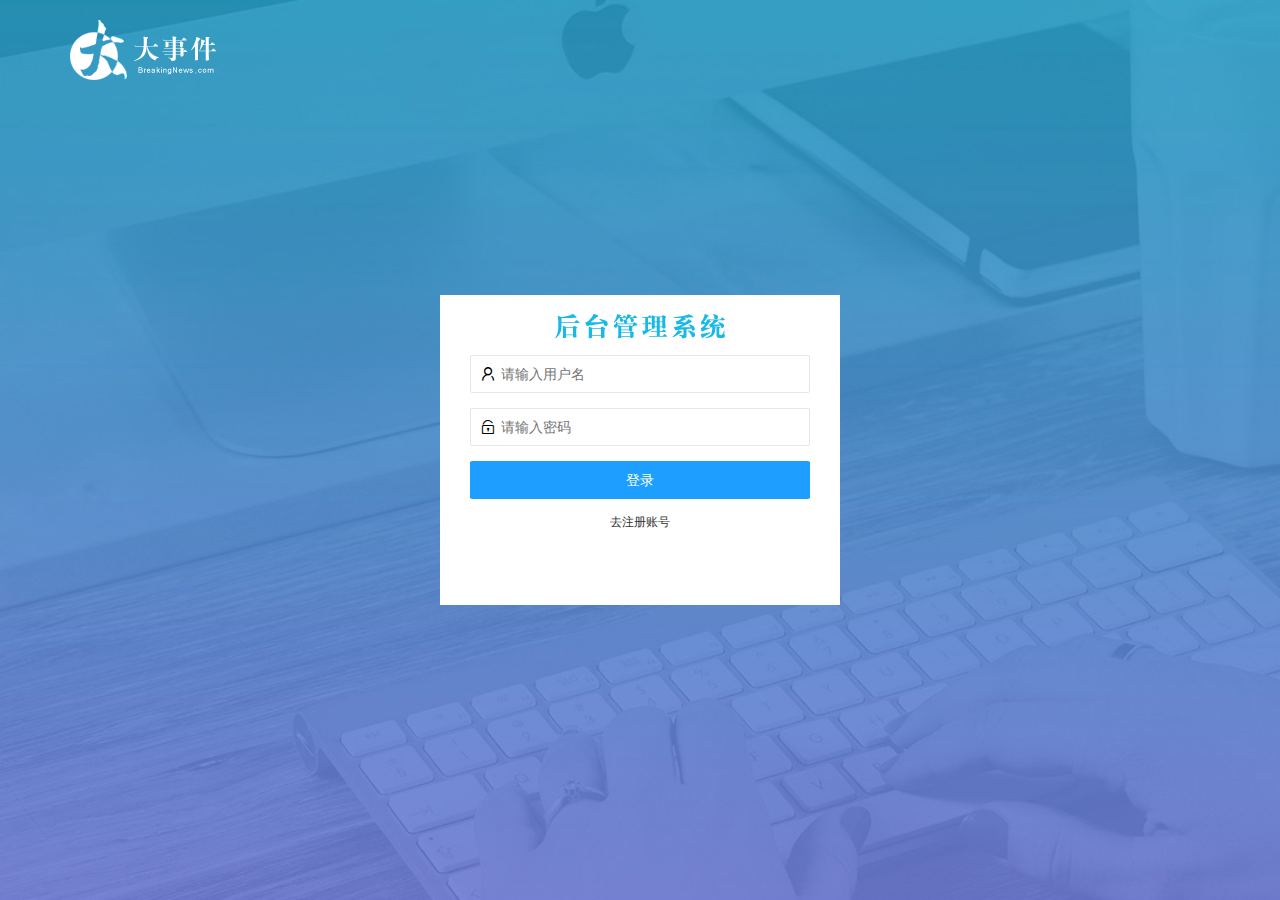
<file: login.html>
<!DOCTYPE html>
<html lang="en">

<head>
    <meta charset="UTF-8">
    <meta http-equiv="X-UA-Compatible" content="IE=edge">
    <meta name="viewport" content="width=device-width, initial-scale=1.0">
    <title>大事件登录&注册</title>
    <link rel="stylesheet" href="/assets/lib/layui/css/layui.css">
    <link rel="stylesheet" href="/assets/css/login.css">
    <script src="/assets/lib/jquery.js"></script>
    <script src="/assets/lib/layui/layui.all.js"></script>
</head>

<body class="layui-main">
    <!-- log模块 -->
    <div class="logo">
        <img src="/assets/images/logo.png" alt="">
    </div>

    <!-- 登录与注册模块 -->
    <div class="loginandreg">
        <div class="header">
            <img src="/assets/images/login_title.png" alt="">
        </div>
        <!-- 登录 -->
        <form class="layui-form" id="login_form">
            <!-- 输入用户名 -->
            <div class="layui-form-item">
                <i class="layui-icon layui-icon-username"></i>
                <input type="text" name="username" required lay-verify="required|user_name" placeholder="请输入用户名" autocomplete="off" class="layui-input">
            </div>
            <!-- 输入密码 -->
            <div class="layui-form-item">
                <i class="layui-icon layui-icon-password"></i>
                <input type="password" name="password" required lay-verify="required|password" placeholder="请输入密码" autocomplete="off" class="layui-input">
            </div>
            <!-- 登录按钮 -->
            <div class="layui-form-item">
                <button class="layui-btn layui-btn-fluid layui-btn-normal" lay-submit lay-filter="formDemo">登录</button>
            </div>
            <!-- 注册链接 -->
            <div class="reg_link">
                <a href="javascript:;">
                    去注册账号
                </a>
            </div>
        </form>

        <!-- 注册 -->
        <form class="layui-form" id="reg_form">
            <!-- 输入用户名 -->
            <div class="layui-form-item">
                <i class="layui-icon layui-icon-username"></i>
                <input type="text" name="username" required lay-verify="required|user_name" placeholder="请输入用户名" autocomplete="off" class="layui-input">
            </div>
            <!-- 输入密码 -->
            <div class="layui-form-item">
                <i class="layui-icon layui-icon-password"></i>
                <input type="password" name="password" required lay-verify="required|password" placeholder="请输入密码" autocomplete="off" class="layui-input">
            </div>
            <!-- 确认输入密码 -->
            <div class="layui-form-item">
                <i class="layui-icon layui-icon-password"></i>
                <input type="password" name="repassword" required lay-verify="required|password|repassword" placeholder="请再次输入密码" autocomplete="off" class="layui-input">
            </div>
            <!-- 注册按钮 -->
            <div class="layui-form-item">
                <button class="layui-btn layui-btn-fluid layui-btn-normal" lay-submit lay-filter="formDemo">注册</button>
            </div>
            <!-- 注册链接 -->
            <div class="login_link">
                <a href="javascript:;">
                    去登录账号
                </a>
            </div>
        </form>
    </div>
    <script src="/assets/js/baseApi.js"></script>
    <script src="/assets/js/login.js"></script>
</body>

</html>
</file>
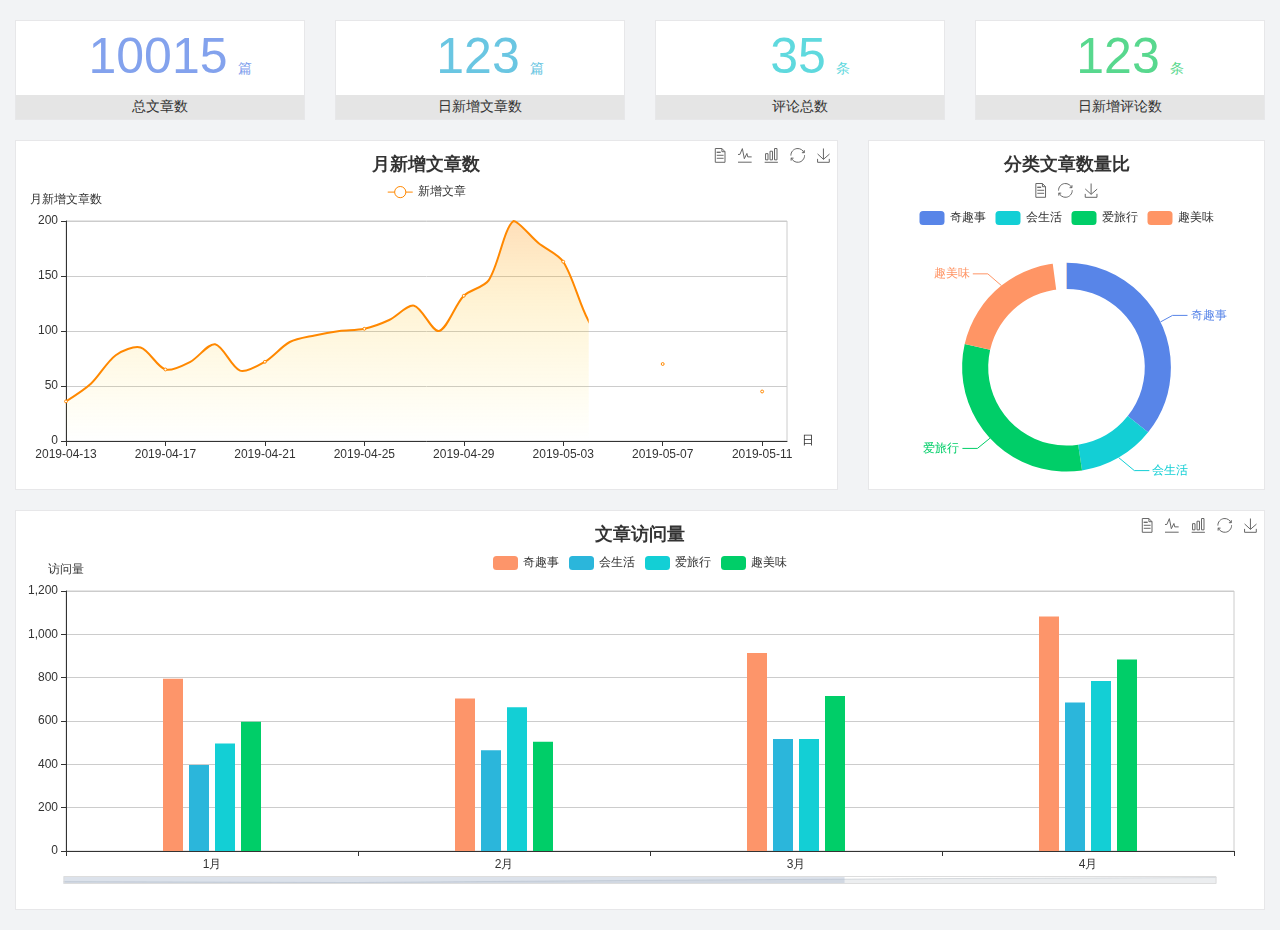
<file: home/dashboard.html>
<!DOCTYPE html>
<html lang="en">

<head>
  <meta charset="UTF-8">
  <meta name="viewport" content="width=device-width, initial-scale=1.0">
  <meta http-equiv="X-UA-Compatible" content="ie=edge">
  <title>图表统计</title>
  <link rel="stylesheet" href="../../assets/lib/bootstrap.css" />
  <link rel="stylesheet" href="../../assets/lib/main.css" />
  <script src="../../assets/lib/jquery.js"></script>
  <script type="text/javascript" src="../../assets/lib/echarts.min.js"></script>
</head>

<body>
  <div class="container-fluid">
    <div class="row spannel_list">
      <div class="col-sm-3 col-xs-6">
        <div class="spannel">
          <em>10015</em><span>篇</span>
          <b>总文章数</b>
        </div>
      </div>
      <div class="col-sm-3 col-xs-6">
        <div class="spannel scolor01">
          <em>123</em><span>篇</span>
          <b>日新增文章数</b>
        </div>
      </div>
      <div class="col-sm-3 col-xs-6">
        <div class="spannel scolor02">
          <em>35</em><span>条</span>
          <b>评论总数</b>
        </div>
      </div>
      <div class="col-sm-3 col-xs-6">
        <div class="spannel scolor03">
          <em>123</em><span>条</span>
          <b>日新增评论数</b>
        </div>
      </div>
    </div>
  </div>

  <div class="container-fluid">
    <div class="row curve-pie">
      <div class="col-lg-8 col-md-8">
        <div class="gragh_pannel" id="curve_show"></div>
      </div>
      <div class="col-lg-4 col-md-4">
        <div class="gragh_pannel" id="pie_show"></div>
      </div>
    </div>
  </div>

  <div class="container-fluid">
    <div class="column_pannel" id="column_show"></div>
  </div>

  <script>
    var oChart = echarts.init(document.getElementById('curve_show'));
    var aList_all = [
      { 'count': 36, 'date': '2019-04-13' },
      { 'count': 52, 'date': '2019-04-14' },
      { 'count': 78, 'date': '2019-04-15' },
      { 'count': 85, 'date': '2019-04-16' },
      { 'count': 65, 'date': '2019-04-17' },
      { 'count': 72, 'date': '2019-04-18' },
      { 'count': 88, 'date': '2019-04-19' },
      { 'count': 64, 'date': '2019-04-20' },
      { 'count': 72, 'date': '2019-04-21' },
      { 'count': 90, 'date': '2019-04-22' },
      { 'count': 96, 'date': '2019-04-23' },
      { 'count': 100, 'date': '2019-04-24' },
      { 'count': 102, 'date': '2019-04-25' },
      { 'count': 110, 'date': '2019-04-26' },
      { 'count': 123, 'date': '2019-04-27' },
      { 'count': 100, 'date': '2019-04-28' },
      { 'count': 132, 'date': '2019-04-29' },
      { 'count': 146, 'date': '2019-04-30' },
      { 'count': 200, 'date': '2019-05-01' },
      { 'count': 180, 'date': '2019-05-02' },
      { 'count': 163, 'date': '2019-05-03' },
      { 'count': 110, 'date': '2019-05-04' },
      { 'count': 80, 'date': '2019-05-05' },
      { 'count': 82, 'date': '2019-05-06' },
      { 'count': 70, 'date': '2019-05-07' },
      { 'count': 65, 'date': '2019-05-08' },
      { 'count': 54, 'date': '2019-05-09' },
      { 'count': 40, 'date': '2019-05-10' },
      { 'count': 45, 'date': '2019-05-11' },
      { 'count': 38, 'date': '2019-05-12' },
    ];

    let aCount = [];
    let aDate = [];

    for (var i = 0; i < aList_all.length; i++) {
      aCount.push(aList_all[i].count);
      aDate.push(aList_all[i].date);
    }

    var chartopt = {
      title: {
        text: '月新增文章数',
        left: 'center',
        top: '10'
      },
      tooltip: {
        trigger: 'axis'
      },
      legend: {
        data: ['新增文章'],
        top: '40'
      },
      toolbox: {
        show: true,
        feature: {
          mark: { show: true },
          dataView: { show: true, readOnly: false },
          magicType: { show: true, type: ['line', 'bar'] },
          restore: { show: true },
          saveAsImage: { show: true }
        }
      },
      calculable: true,
      xAxis: [
        {
          name: '日',
          type: 'category',
          boundaryGap: false,
          data: aDate
        }
      ],
      yAxis: [
        {
          name: '月新增文章数',
          type: 'value'
        }
      ],
      series: [
        {
          name: '新增文章',
          type: 'line',
          smooth: true,
          itemStyle: { normal: { areaStyle: { type: 'default' }, color: '#f80' }, lineStyle: { color: '#f80' } },
          data: aCount
        }],
      areaStyle: {
        normal: {
          color: new echarts.graphic.LinearGradient(0, 0, 0, 1, [{
            offset: 0,
            color: 'rgba(255,136,0,0.39)'
          }, {
            offset: .34,
            color: 'rgba(255,180,0,0.25)'
          }, {
            offset: 1,
            color: 'rgba(255,222,0,0.00)'
          }])

        }
      },
      grid: {
        show: true,
        x: 50,
        x2: 50,
        y: 80,
        height: 220
      }
    };

    oChart.setOption(chartopt);


    var oPie = echarts.init(document.getElementById('pie_show'));
    var oPieopt =
    {
      title: {
        top: 10,
        text: '分类文章数量比',
        x: 'center'
      },
      tooltip: {
        trigger: 'item',
        formatter: "{a} <br/>{b} : {c} ({d}%)"
      },
      color: ['#5885e8', '#13cfd5', '#00ce68', '#ff9565'],
      legend: {
        x: 'center',
        top: 65,
        data: ['奇趣事', '会生活', '爱旅行', '趣美味']
      },
      toolbox: {
        show: true,
        x: 'center',
        top: 35,
        feature: {
          mark: { show: true },
          dataView: { show: true, readOnly: false },
          magicType: {
            show: true,
            type: ['pie', 'funnel'],
            option: {
              funnel: {
                x: '25%',
                width: '50%',
                funnelAlign: 'left',
                max: 1548
              }
            }
          },
          restore: { show: true },
          saveAsImage: { show: true }
        }
      },
      calculable: true,
      series: [
        {
          name: '访问来源',
          type: 'pie',
          radius: ['45%', '60%'],
          center: ['50%', '65%'],
          data: [
            { value: 300, name: '奇趣事' },
            { value: 100, name: '会生活' },
            { value: 260, name: '爱旅行' },
            { value: 180, name: '趣美味' }
          ]
        }
      ]
    };
    oPie.setOption(oPieopt);



    var oColumn = this.echarts.init(document.getElementById('column_show'));
    var oColumnopt =
    {
      title: {
        text: '文章访问量',
        left: 'center',
        top: '10'
      },
      tooltip: {
        trigger: 'axis'
      },
      legend: {
        data: ['奇趣事', '会生活', '爱旅行', '趣美味'],
        top: '40'
      },
      toolbox: {
        show: true,
        feature: {
          mark: { show: true },
          dataView: { show: true, readOnly: false },
          magicType: { show: true, type: ['line', 'bar'] },
          restore: { show: true },
          saveAsImage: { show: true }
        }
      },
      calculable: true,
      xAxis: [
        {
          type: 'category',
          data: ['1月', '2月', '3月', '4月', '5月']
        }
      ],
      yAxis: [
        {
          name: '访问量',
          type: 'value'
        }
      ],
      series: [
        {
          name: '奇趣事',
          type: 'bar',
          barWidth: 20,
          itemStyle: {
            normal: { areaStyle: { type: 'default' }, color: '#fd956a' }
          },
          data: [800, 708, 920, 1090, 1200]
        },
        {
          name: '会生活',
          type: 'bar',
          barWidth: 20,
          itemStyle: {
            normal: { areaStyle: { type: 'default' }, color: '#2bb6db' }
          },
          data: [400, 468, 520, 690, 800]
        },
        {
          name: '爱旅行',
          type: 'bar',
          barWidth: 20,
          itemStyle: {
            normal: { areaStyle: { type: 'default' }, color: '#13cfd5' }
          },
          data: [500, 668, 520, 790, 900]
        },
        {
          name: '趣美味',
          type: 'bar',
          barWidth: 20,
          itemStyle: {
            normal: { areaStyle: { type: 'default' }, color: '#00ce68' }
          },
          data: [600, 508, 720, 890, 1000]
        }
      ],
      grid: {
        show: true,
        x: 50,
        x2: 30,
        y: 80,
        height: 260
      },
      dataZoom: [//给x轴设置滚动条
        {
          start: 0,//默认为0
          end: 100 - 1000 / 31,//默认为100
          type: 'slider',
          show: true,
          xAxisIndex: [0],
          handleSize: 0,//滑动条的 左右2个滑动条的大小
          height: 8,//组件高度
          left: 45, //左边的距离
          right: 50,//右边的距离
          bottom: 26,//右边的距离
          handleColor: '#ddd',//h滑动图标的颜色
          handleStyle: {
            borderColor: "#cacaca",
            borderWidth: "1",
            shadowBlur: 2,
            background: "#ddd",
            shadowColor: "#ddd",
          }
        }]
    };
    oColumn.setOption(oColumnopt);
  </script>
</body>

</html>
</file>
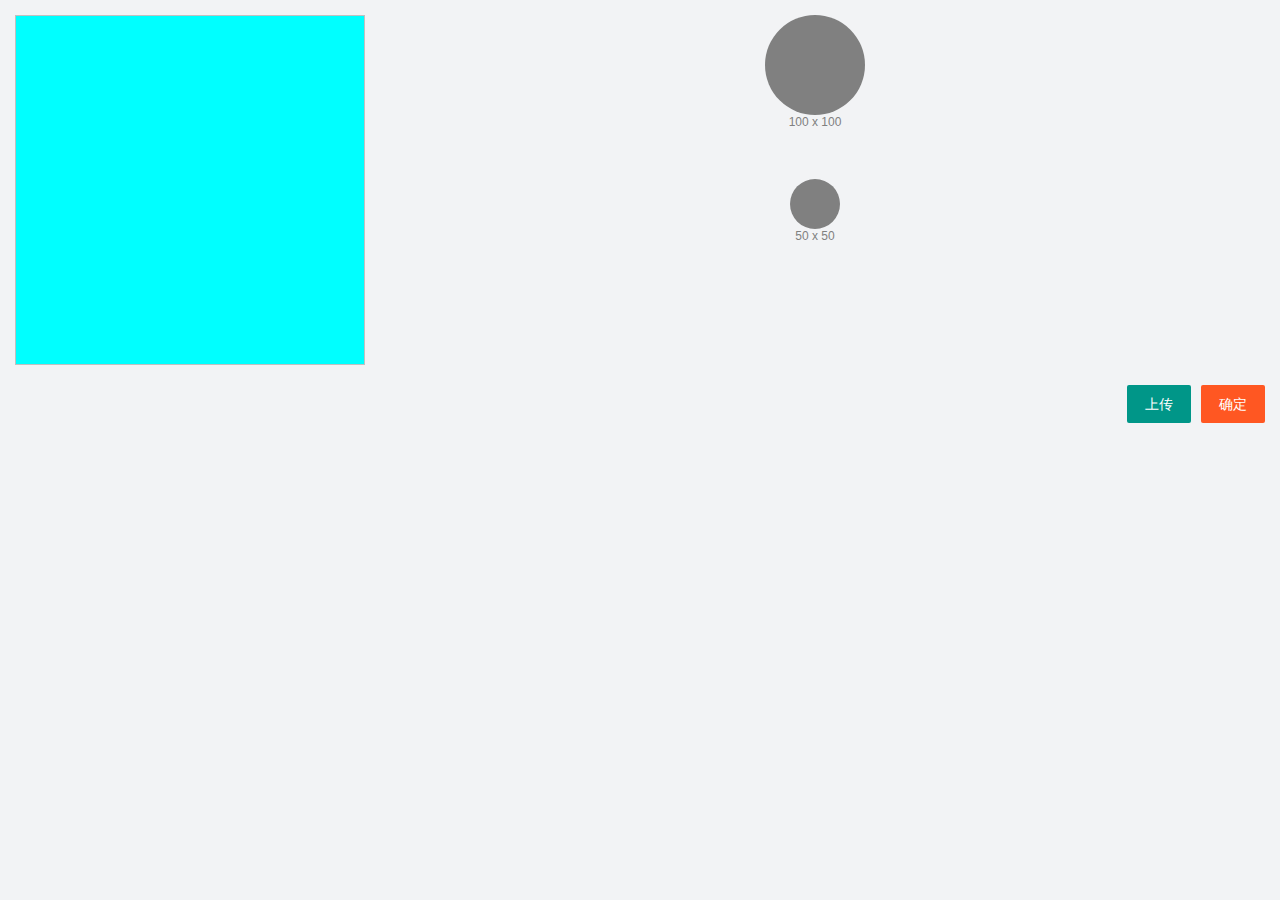
<file: user/head_pic.html>
<!DOCTYPE html>
<html lang="en">

<head>
    <meta charset="UTF-8">
    <meta http-equiv="X-UA-Compatible" content="IE=edge">
    <meta name="viewport" content="width=device-width, initial-scale=1.0">
    <title>头像</title>
    <link rel="stylesheet" href="/assets/lib/layui/css/layui.css">
    <link rel="stylesheet" href="/assets/lib/cropper/cropper.css" />
    <link rel="stylesheet" href="/assets/css/user/head_pic.css">
    <script src="/assets/lib/jquery.js"></script>
    <script src="/assets/lib/cropper/Cropper.js"></script>
    <script src="/assets/lib/cropper/jquery-cropper.js"></script>
    <script src="/assets/lib/layui/layui.all.js"></script>

</head>

<body>
    <!-- 第一行的图片裁剪和预览区域 -->
    <div class="row1">
        <!-- 图片裁剪区域 -->
        <div class="cropper-box">
            <!-- 这个 img 标签很重要，将来会把它初始化为裁剪区域 -->
            <img id="image" />
        </div>
        <!-- 图片的预览区域 -->
        <div class="preview-box">
            <div>
                <!-- 宽高为 100px 的预览区域 -->
                <div class="img-preview w100"></div>
                <p class="size">100 x 100</p>
            </div>
            <div>
                <!-- 宽高为 50px 的预览区域 -->
                <div class="img-preview w50"></div>
                <p class="size">50 x 50</p>
            </div>
        </div>
    </div>

    <!-- 第二行的按钮区域 -->
    <div class="row2">
        <input type="file" style="display: none;">
        <button class="layui-btn upload" type="button" class="layui-btn">上传</button>
        <button type="button" class="layui-btn layui-btn-danger confirm">确定</button>
    </div>
    <script src="/assets/js/baseApi.js"></script>
    <script src="/assets/js/user/head_pic.js"></script>
</body>

</html>
</file>
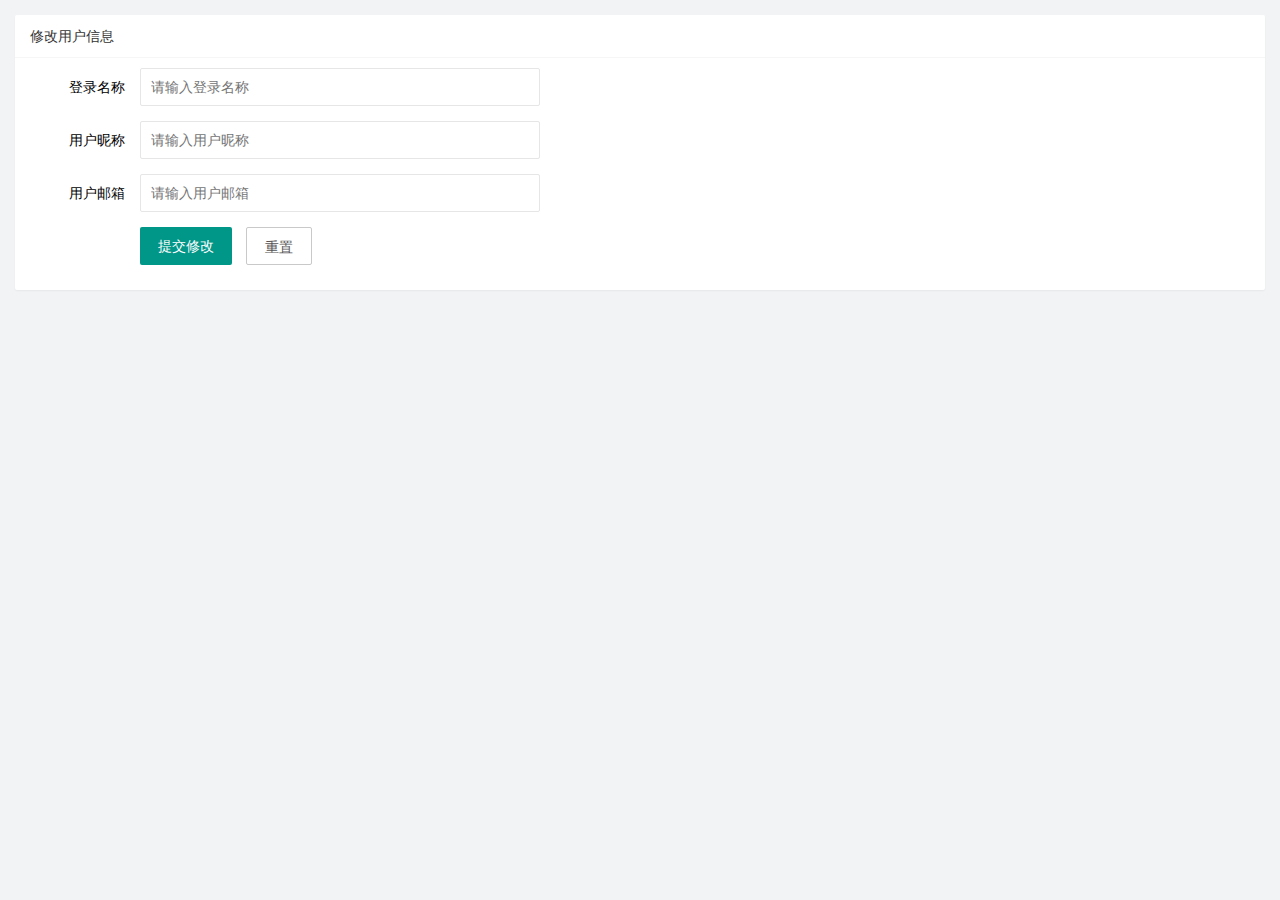
<file: user/user_info.html>
<!DOCTYPE html>
<html lang="en">

<head>
    <meta charset="UTF-8">
    <meta http-equiv="X-UA-Compatible" content="IE=edge">
    <meta name="viewport" content="width=device-width, initial-scale=1.0">
    <title>Document</title>
    <link rel="stylesheet" href="/assets/lib/layui/css/layui.css">
    <link rel="stylesheet" href="/assets/css/user/user_info.css">
    <script src="/assets/lib/jquery.js"></script>
</head>

<body>
    <div class="layui-card">
        <div class="layui-card-header">修改用户信息</div>
        <div class="layui-card-body">
            <form class="layui-form" lay-filter="user_info">
                <div class="layui-form-item">
                    <label class="layui-form-label">登录名称</label>
                    <div class="layui-input-block">
                        <input readonly="readonly" type="text" name="username" required lay-verify="required" placeholder="请输入登录名称" autocomplete="off" class="layui-input">
                    </div>
                </div>
                <div class="layui-form-item">
                    <label class="layui-form-label">用户昵称</label>
                    <div class="layui-input-block">
                        <input type="text" name="nickname" required lay-verify="required|nickname" placeholder="请输入用户昵称" autocomplete="off" class="layui-input">
                    </div>
                </div>
                <div class="layui-form-item">
                    <label class="layui-form-label">用户邮箱</label>
                    <div class="layui-input-block">
                        <input type="text" name="email" required lay-verify="required|email" placeholder="请输入用户邮箱" autocomplete="off" class="layui-input">
                    </div>
                </div>
                <div class="layui-form-item">
                    <div class="layui-input-block">
                        <button class="layui-btn" lay-submit lay-filter="formDemo">提交修改</button>
                        <button type="reset" class="layui-btn layui-btn-primary">重置</button>
                    </div>
                </div>
                <input type="text" name="id" style="display: none;">
            </form>

        </div>
        <script src="/assets/lib/layui/layui.all.js"></script>
        <script src="/assets/js/baseApi.js"></script>
        <script src="/assets/js/user/user_info.js"></script>
</body>

</html>
</file>
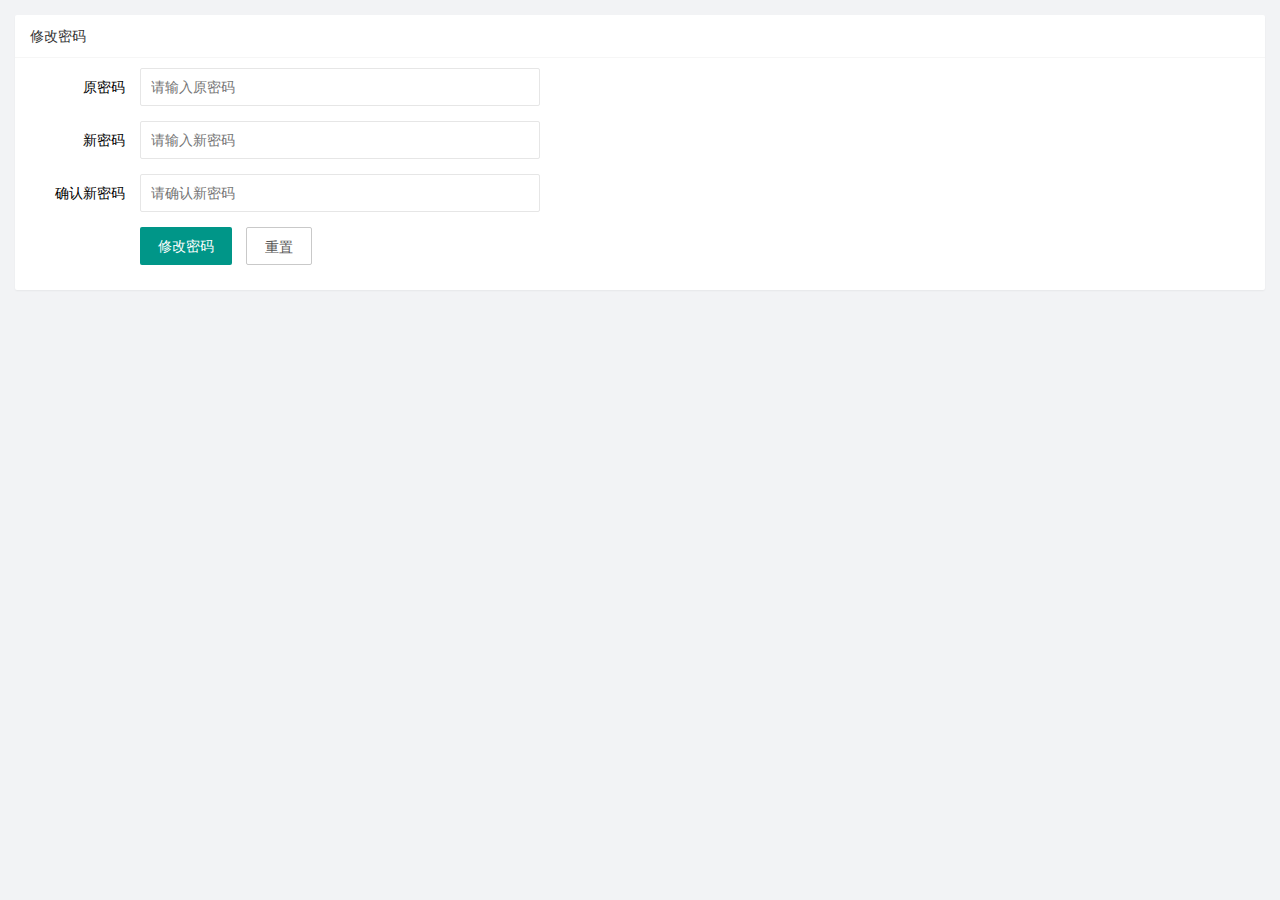
<file: user/user_pwd.html>
<!DOCTYPE html>
<html lang="en">

<head>
    <meta charset="UTF-8">
    <meta http-equiv="X-UA-Compatible" content="IE=edge">
    <meta name="viewport" content="width=device-width, initial-scale=1.0">
    <title>Document</title>
    <link rel="stylesheet" href="/assets/lib/layui/css/layui.css">
    <link rel="stylesheet" href="/assets/css/user/user_pwd.css">
    <script src="/assets/lib/jquery.js"></script>
</head>

<body>
    <div class="layui-card">
        <div class="layui-card-header">修改密码</div>
        <div class="layui-card-body">
            <form class="layui-form" lay-filter="user_pwd">
                <div class="layui-form-item">
                    <label class="layui-form-label">原密码</label>
                    <div class="layui-input-block">
                        <input type="text" name="old_pwd" required lay-verify="required|password" placeholder="请输入原密码" autocomplete="off" class="layui-input">
                    </div>
                </div>
                <div class="layui-form-item">
                    <label class="layui-form-label">新密码</label>
                    <div class="layui-input-block">
                        <input type="text" name="new_pwd" required lay-verify="required|password|newpwd" placeholder="请输入新密码" autocomplete="off" class="layui-input">
                    </div>
                </div>
                <div class="layui-form-item">
                    <label class="layui-form-label">确认新密码</label>
                    <div class="layui-input-block">
                        <input type="text" name="re_pwd" required lay-verify="required|password|repassword" placeholder="请确认新密码" autocomplete="off" class="layui-input">
                    </div>
                </div>
                <div class="layui-form-item">
                    <div class="layui-input-block">
                        <button class="layui-btn" lay-submit lay-filter="formDemo">修改密码</button>
                        <button type="reset" class="layui-btn layui-btn-primary">重置</button>
                    </div>
                </div>
            </form>

        </div>
        <script src="/assets/lib/layui/layui.all.js"></script>
        <script src="/assets/js/baseApi.js"></script>
        <script src="/assets/js/user/user_pwd.js"></script>
</body>

</html>
</file>
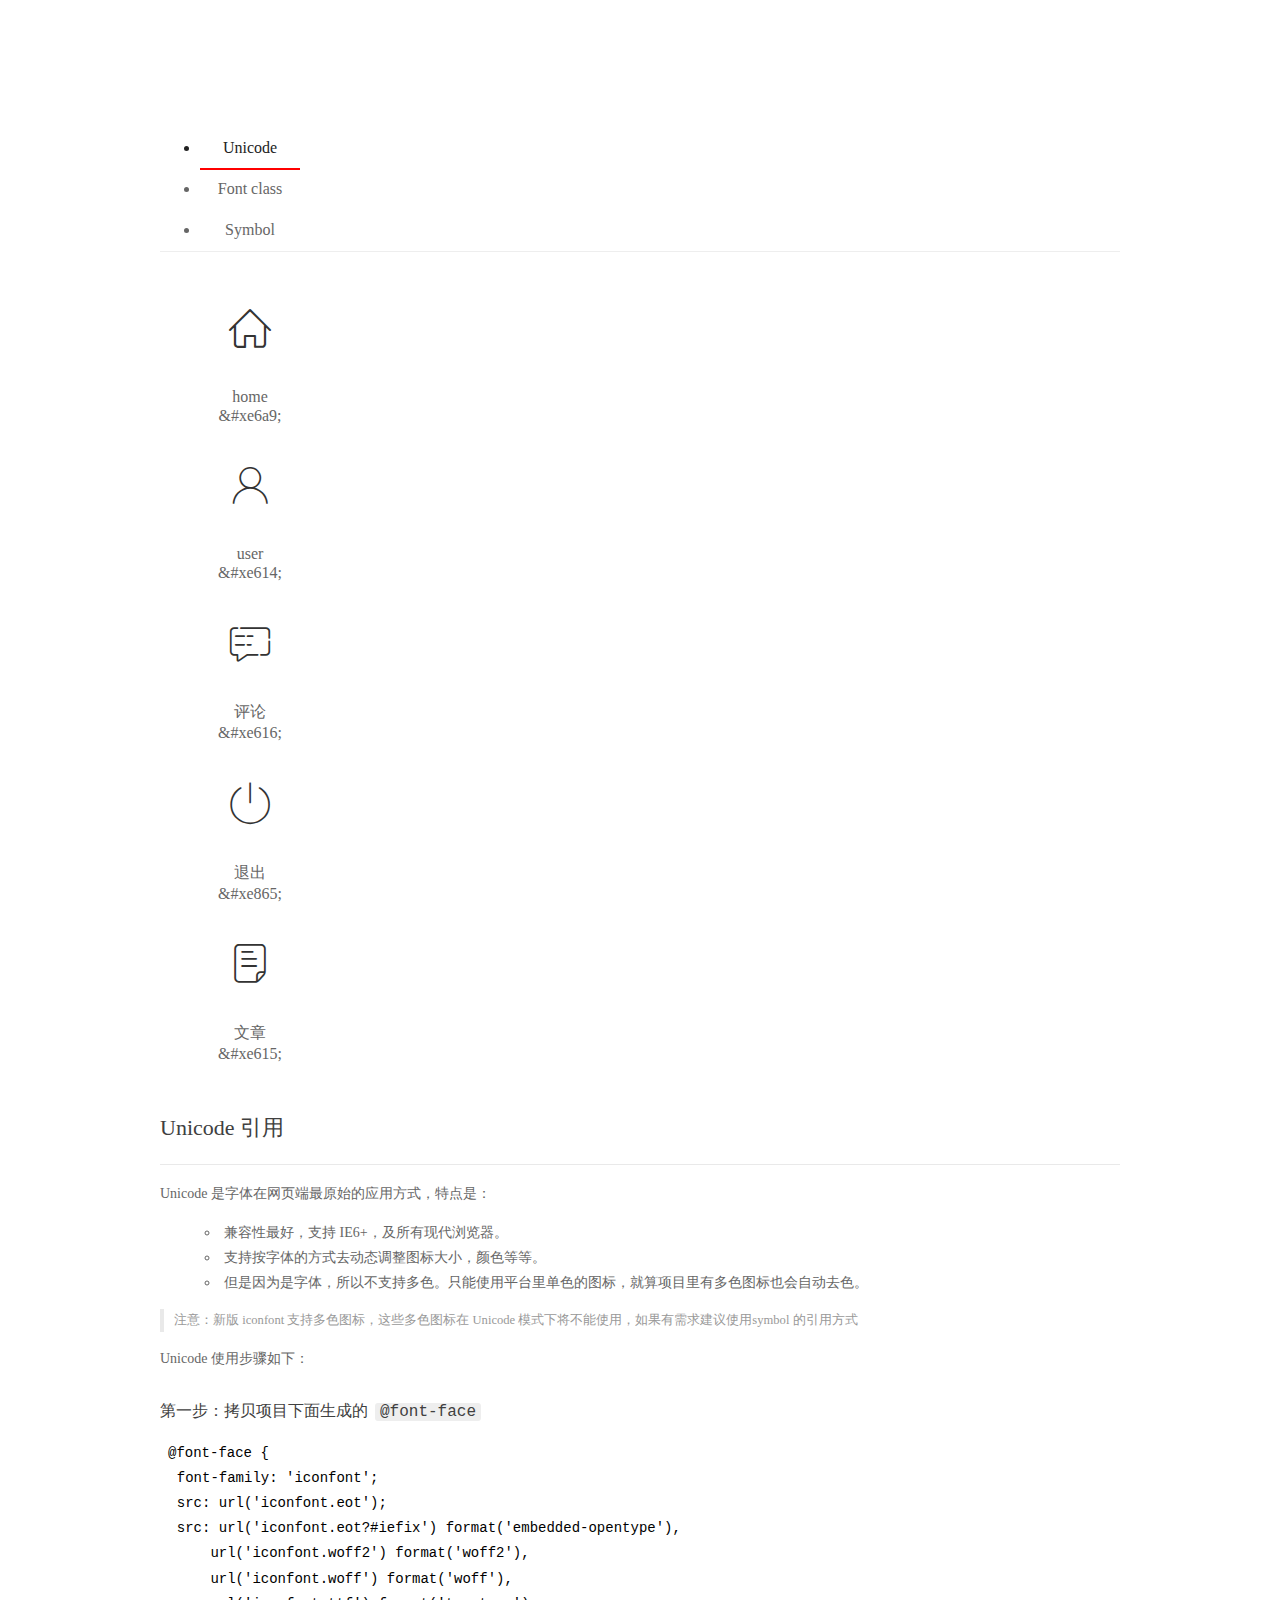
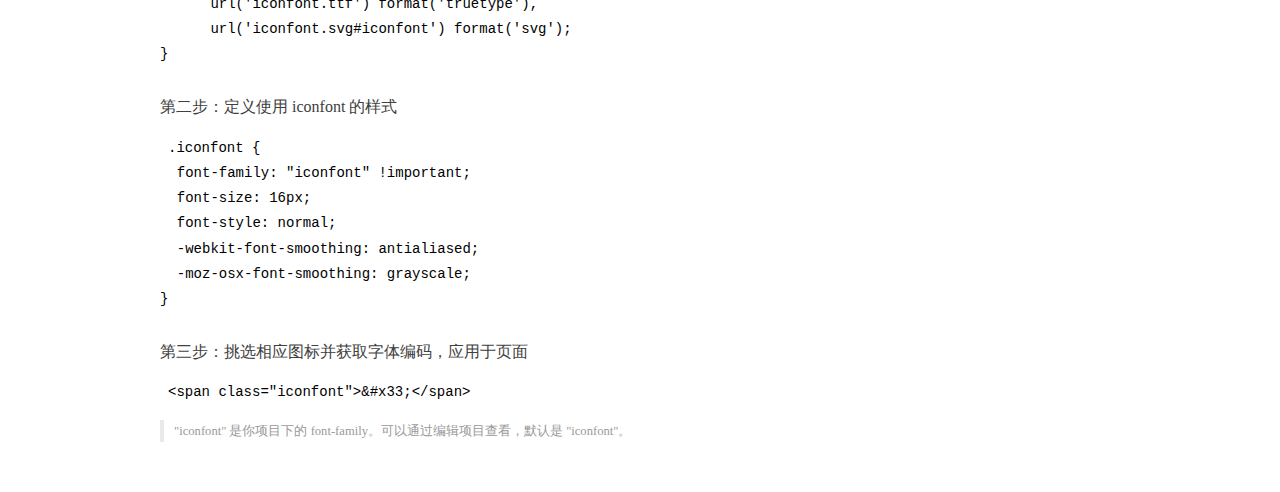
<file: assets/fonts/demo_index.html>
<!DOCTYPE html>
<html>
<head>
  <meta charset="utf-8"/>
  <title>IconFont Demo</title>
  <link rel="shortcut icon" href="https://gtms04.alicdn.com/tps/i4/TB1_oz6GVXXXXaFXpXXJDFnIXXX-64-64.ico" type="image/x-icon"/>
  <link rel="stylesheet" href="https://g.alicdn.com/thx/cube/1.3.2/cube.min.css">
  <link rel="stylesheet" href="demo.css">
  <link rel="stylesheet" href="iconfont.css">
  <script src="iconfont.js"></script>
  <!-- jQuery -->
  <script src="https://a1.alicdn.com/oss/uploads/2018/12/26/7bfddb60-08e8-11e9-9b04-53e73bb6408b.js"></script>
  <!-- 代码高亮 -->
  <script src="https://a1.alicdn.com/oss/uploads/2018/12/26/a3f714d0-08e6-11e9-8a15-ebf944d7534c.js"></script>
</head>
<body>
  <div class="main">
    <h1 class="logo"><a href="https://www.iconfont.cn/" title="iconfont 首页" target="_blank">&#xe86b;</a></h1>
    <div class="nav-tabs">
      <ul id="tabs" class="dib-box">
        <li class="dib active"><span>Unicode</span></li>
        <li class="dib"><span>Font class</span></li>
        <li class="dib"><span>Symbol</span></li>
      </ul>
      
    </div>
    <div class="tab-container">
      <div class="content unicode" style="display: block;">
          <ul class="icon_lists dib-box">
          
            <li class="dib">
              <span class="icon iconfont">&#xe6a9;</span>
                <div class="name">home</div>
                <div class="code-name">&amp;#xe6a9;</div>
              </li>
          
            <li class="dib">
              <span class="icon iconfont">&#xe614;</span>
                <div class="name">user</div>
                <div class="code-name">&amp;#xe614;</div>
              </li>
          
            <li class="dib">
              <span class="icon iconfont">&#xe616;</span>
                <div class="name">评论</div>
                <div class="code-name">&amp;#xe616;</div>
              </li>
          
            <li class="dib">
              <span class="icon iconfont">&#xe865;</span>
                <div class="name">退出</div>
                <div class="code-name">&amp;#xe865;</div>
              </li>
          
            <li class="dib">
              <span class="icon iconfont">&#xe615;</span>
                <div class="name">文章</div>
                <div class="code-name">&amp;#xe615;</div>
              </li>
          
          </ul>
          <div class="article markdown">
          <h2 id="unicode-">Unicode 引用</h2>
          <hr>

          <p>Unicode 是字体在网页端最原始的应用方式，特点是：</p>
          <ul>
            <li>兼容性最好，支持 IE6+，及所有现代浏览器。</li>
            <li>支持按字体的方式去动态调整图标大小，颜色等等。</li>
            <li>但是因为是字体，所以不支持多色。只能使用平台里单色的图标，就算项目里有多色图标也会自动去色。</li>
          </ul>
          <blockquote>
            <p>注意：新版 iconfont 支持多色图标，这些多色图标在 Unicode 模式下将不能使用，如果有需求建议使用symbol 的引用方式</p>
          </blockquote>
          <p>Unicode 使用步骤如下：</p>
          <h3 id="-font-face">第一步：拷贝项目下面生成的 <code>@font-face</code></h3>
<pre><code class="language-css"
>@font-face {
  font-family: 'iconfont';
  src: url('iconfont.eot');
  src: url('iconfont.eot?#iefix') format('embedded-opentype'),
      url('iconfont.woff2') format('woff2'),
      url('iconfont.woff') format('woff'),
      url('iconfont.ttf') format('truetype'),
      url('iconfont.svg#iconfont') format('svg');
}
</code></pre>
          <h3 id="-iconfont-">第二步：定义使用 iconfont 的样式</h3>
<pre><code class="language-css"
>.iconfont {
  font-family: "iconfont" !important;
  font-size: 16px;
  font-style: normal;
  -webkit-font-smoothing: antialiased;
  -moz-osx-font-smoothing: grayscale;
}
</code></pre>
          <h3 id="-">第三步：挑选相应图标并获取字体编码，应用于页面</h3>
<pre>
<code class="language-html"
>&lt;span class="iconfont"&gt;&amp;#x33;&lt;/span&gt;
</code></pre>
          <blockquote>
            <p>"iconfont" 是你项目下的 font-family。可以通过编辑项目查看，默认是 "iconfont"。</p>
          </blockquote>
          </div>
      </div>
      <div class="content font-class">
        <ul class="icon_lists dib-box">
          
          <li class="dib">
            <span class="icon iconfont icon-home"></span>
            <div class="name">
              home
            </div>
            <div class="code-name">.icon-home
            </div>
          </li>
          
          <li class="dib">
            <span class="icon iconfont icon-user"></span>
            <div class="name">
              user
            </div>
            <div class="code-name">.icon-user
            </div>
          </li>
          
          <li class="dib">
            <span class="icon iconfont icon-pinglun"></span>
            <div class="name">
              评论
            </div>
            <div class="code-name">.icon-pinglun
            </div>
          </li>
          
          <li class="dib">
            <span class="icon iconfont icon-tuichu"></span>
            <div class="name">
              退出
            </div>
            <div class="code-name">.icon-tuichu
            </div>
          </li>
          
          <li class="dib">
            <span class="icon iconfont icon-16"></span>
            <div class="name">
              文章
            </div>
            <div class="code-name">.icon-16
            </div>
          </li>
          
        </ul>
        <div class="article markdown">
        <h2 id="font-class-">font-class 引用</h2>
        <hr>

        <p>font-class 是 Unicode 使用方式的一种变种，主要是解决 Unicode 书写不直观，语意不明确的问题。</p>
        <p>与 Unicode 使用方式相比，具有如下特点：</p>
        <ul>
          <li>兼容性良好，支持 IE8+，及所有现代浏览器。</li>
          <li>相比于 Unicode 语意明确，书写更直观。可以很容易分辨这个 icon 是什么。</li>
          <li>因为使用 class 来定义图标，所以当要替换图标时，只需要修改 class 里面的 Unicode 引用。</li>
          <li>不过因为本质上还是使用的字体，所以多色图标还是不支持的。</li>
        </ul>
        <p>使用步骤如下：</p>
        <h3 id="-fontclass-">第一步：引入项目下面生成的 fontclass 代码：</h3>
<pre><code class="language-html">&lt;link rel="stylesheet" href="./iconfont.css"&gt;
</code></pre>
        <h3 id="-">第二步：挑选相应图标并获取类名，应用于页面：</h3>
<pre><code class="language-html">&lt;span class="iconfont icon-xxx"&gt;&lt;/span&gt;
</code></pre>
        <blockquote>
          <p>"
            iconfont" 是你项目下的 font-family。可以通过编辑项目查看，默认是 "iconfont"。</p>
        </blockquote>
      </div>
      </div>
      <div class="content symbol">
          <ul class="icon_lists dib-box">
          
            <li class="dib">
                <svg class="icon svg-icon" aria-hidden="true">
                  <use xlink:href="#icon-home"></use>
                </svg>
                <div class="name">home</div>
                <div class="code-name">#icon-home</div>
            </li>
          
            <li class="dib">
                <svg class="icon svg-icon" aria-hidden="true">
                  <use xlink:href="#icon-user"></use>
                </svg>
                <div class="name">user</div>
                <div class="code-name">#icon-user</div>
            </li>
          
            <li class="dib">
                <svg class="icon svg-icon" aria-hidden="true">
                  <use xlink:href="#icon-pinglun"></use>
                </svg>
                <div class="name">评论</div>
                <div class="code-name">#icon-pinglun</div>
            </li>
          
            <li class="dib">
                <svg class="icon svg-icon" aria-hidden="true">
                  <use xlink:href="#icon-tuichu"></use>
                </svg>
                <div class="name">退出</div>
                <div class="code-name">#icon-tuichu</div>
            </li>
          
            <li class="dib">
                <svg class="icon svg-icon" aria-hidden="true">
                  <use xlink:href="#icon-16"></use>
                </svg>
                <div class="name">文章</div>
                <div class="code-name">#icon-16</div>
            </li>
          
          </ul>
          <div class="article markdown">
          <h2 id="symbol-">Symbol 引用</h2>
          <hr>

          <p>这是一种全新的使用方式，应该说这才是未来的主流，也是平台目前推荐的用法。相关介绍可以参考这篇<a href="">文章</a>
            这种用法其实是做了一个 SVG 的集合，与另外两种相比具有如下特点：</p>
          <ul>
            <li>支持多色图标了，不再受单色限制。</li>
            <li>通过一些技巧，支持像字体那样，通过 <code>font-size</code>, <code>color</code> 来调整样式。</li>
            <li>兼容性较差，支持 IE9+，及现代浏览器。</li>
            <li>浏览器渲染 SVG 的性能一般，还不如 png。</li>
          </ul>
          <p>使用步骤如下：</p>
          <h3 id="-symbol-">第一步：引入项目下面生成的 symbol 代码：</h3>
<pre><code class="language-html">&lt;script src="./iconfont.js"&gt;&lt;/script&gt;
</code></pre>
          <h3 id="-css-">第二步：加入通用 CSS 代码（引入一次就行）：</h3>
<pre><code class="language-html">&lt;style&gt;
.icon {
  width: 1em;
  height: 1em;
  vertical-align: -0.15em;
  fill: currentColor;
  overflow: hidden;
}
&lt;/style&gt;
</code></pre>
          <h3 id="-">第三步：挑选相应图标并获取类名，应用于页面：</h3>
<pre><code class="language-html">&lt;svg class="icon" aria-hidden="true"&gt;
  &lt;use xlink:href="#icon-xxx"&gt;&lt;/use&gt;
&lt;/svg&gt;
</code></pre>
          </div>
      </div>

    </div>
  </div>
  <script>
  $(document).ready(function () {
      $('.tab-container .content:first').show()

      $('#tabs li').click(function (e) {
        var tabContent = $('.tab-container .content')
        var index = $(this).index()

        if ($(this).hasClass('active')) {
          return
        } else {
          $('#tabs li').removeClass('active')
          $(this).addClass('active')

          tabContent.hide().eq(index).fadeIn()
        }
      })
    })
  </script>
</body>
</html>
</file>
<file: assets/lib/layui/css/layui.css>
/** layui-v2.5.5 MIT License By https://www.layui.com */
 .layui-inline,img{display:inline-block;vertical-align:middle}h1,h2,h3,h4,h5,h6{font-weight:400}.layui-edge,.layui-header,.layui-inline,.layui-main{position:relative}.layui-body,.layui-edge,.layui-elip{overflow:hidden}.layui-btn,.layui-edge,.layui-inline,img{vertical-align:middle}.layui-btn,.layui-disabled,.layui-icon,.layui-unselect{-moz-user-select:none;-webkit-user-select:none;-ms-user-select:none}.layui-elip,.layui-form-checkbox span,.layui-form-pane .layui-form-label{text-overflow:ellipsis;white-space:nowrap}.layui-breadcrumb,.layui-tree-btnGroup{visibility:hidden}blockquote,body,button,dd,div,dl,dt,form,h1,h2,h3,h4,h5,h6,input,li,ol,p,pre,td,textarea,th,ul{margin:0;padding:0;-webkit-tap-highlight-color:rgba(0,0,0,0)}a:active,a:hover{outline:0}img{border:none}li{list-style:none}table{border-collapse:collapse;border-spacing:0}h4,h5,h6{font-size:100%}button,input,optgroup,option,select,textarea{font-family:inherit;font-size:inherit;font-style:inherit;font-weight:inherit;outline:0}pre{white-space:pre-wrap;white-space:-moz-pre-wrap;white-space:-pre-wrap;white-space:-o-pre-wrap;word-wrap:break-word}body{line-height:24px;font:14px Helvetica Neue,Helvetica,PingFang SC,Tahoma,Arial,sans-serif}hr{height:1px;margin:10px 0;border:0;clear:both}a{color:#333;text-decoration:none}a:hover{color:#777}a cite{font-style:normal;*cursor:pointer}.layui-border-box,.layui-border-box *{box-sizing:border-box}.layui-box,.layui-box *{box-sizing:content-box}.layui-clear{clear:both;*zoom:1}.layui-clear:after{content:'\20';clear:both;*zoom:1;display:block;height:0}.layui-inline{*display:inline;*zoom:1}.layui-edge{display:inline-block;width:0;height:0;border-width:6px;border-style:dashed;border-color:transparent}.layui-edge-top{top:-4px;border-bottom-color:#999;border-bottom-style:solid}.layui-edge-right{border-left-color:#999;border-left-style:solid}.layui-edge-bottom{top:2px;border-top-color:#999;border-top-style:solid}.layui-edge-left{border-right-color:#999;border-right-style:solid}.layui-disabled,.layui-disabled:hover{color:#d2d2d2!important;cursor:not-allowed!important}.layui-circle{border-radius:100%}.layui-show{display:block!important}.layui-hide{display:none!important}@font-face{font-family:layui-icon;src:url(../font/iconfont.eot?v=250);src:url(../font/iconfont.eot?v=250#iefix) format('embedded-opentype'),url(../font/iconfont.woff2?v=250) format('woff2'),url(../font/iconfont.woff?v=250) format('woff'),url(../font/iconfont.ttf?v=250) format('truetype'),url(../font/iconfont.svg?v=250#layui-icon) format('svg')}.layui-icon{font-family:layui-icon!important;font-size:16px;font-style:normal;-webkit-font-smoothing:antialiased;-moz-osx-font-smoothing:grayscale}.layui-icon-reply-fill:before{content:"\e611"}.layui-icon-set-fill:before{content:"\e614"}.layui-icon-menu-fill:before{content:"\e60f"}.layui-icon-search:before{content:"\e615"}.layui-icon-share:before{content:"\e641"}.layui-icon-set-sm:before{content:"\e620"}.layui-icon-engine:before{content:"\e628"}.layui-icon-close:before{content:"\1006"}.layui-icon-close-fill:before{content:"\1007"}.layui-icon-chart-screen:before{content:"\e629"}.layui-icon-star:before{content:"\e600"}.layui-icon-circle-dot:before{content:"\e617"}.layui-icon-chat:before{content:"\e606"}.layui-icon-release:before{content:"\e609"}.layui-icon-list:before{content:"\e60a"}.layui-icon-chart:before{content:"\e62c"}.layui-icon-ok-circle:before{content:"\1005"}.layui-icon-layim-theme:before{content:"\e61b"}.layui-icon-table:before{content:"\e62d"}.layui-icon-right:before{content:"\e602"}.layui-icon-left:before{content:"\e603"}.layui-icon-cart-simple:before{content:"\e698"}.layui-icon-face-cry:before{content:"\e69c"}.layui-icon-face-smile:before{content:"\e6af"}.layui-icon-survey:before{content:"\e6b2"}.layui-icon-tree:before{content:"\e62e"}.layui-icon-upload-circle:before{content:"\e62f"}.layui-icon-add-circle:before{content:"\e61f"}.layui-icon-download-circle:before{content:"\e601"}.layui-icon-templeate-1:before{content:"\e630"}.layui-icon-util:before{content:"\e631"}.layui-icon-face-surprised:before{content:"\e664"}.layui-icon-edit:before{content:"\e642"}.layui-icon-speaker:before{content:"\e645"}.layui-icon-down:before{content:"\e61a"}.layui-icon-file:before{content:"\e621"}.layui-icon-layouts:before{content:"\e632"}.layui-icon-rate-half:before{content:"\e6c9"}.layui-icon-add-circle-fine:before{content:"\e608"}.layui-icon-prev-circle:before{content:"\e633"}.layui-icon-read:before{content:"\e705"}.layui-icon-404:before{content:"\e61c"}.layui-icon-carousel:before{content:"\e634"}.layui-icon-help:before{content:"\e607"}.layui-icon-code-circle:before{content:"\e635"}.layui-icon-water:before{content:"\e636"}.layui-icon-username:before{content:"\e66f"}.layui-icon-find-fill:before{content:"\e670"}.layui-icon-about:before{content:"\e60b"}.layui-icon-location:before{content:"\e715"}.layui-icon-up:before{content:"\e619"}.layui-icon-pause:before{content:"\e651"}.layui-icon-date:before{content:"\e637"}.layui-icon-layim-uploadfile:before{content:"\e61d"}.layui-icon-delete:before{content:"\e640"}.layui-icon-play:before{content:"\e652"}.layui-icon-top:before{content:"\e604"}.layui-icon-friends:before{content:"\e612"}.layui-icon-refresh-3:before{content:"\e9aa"}.layui-icon-ok:before{content:"\e605"}.layui-icon-layer:before{content:"\e638"}.layui-icon-face-smile-fine:before{content:"\e60c"}.layui-icon-dollar:before{content:"\e659"}.layui-icon-group:before{content:"\e613"}.layui-icon-layim-download:before{content:"\e61e"}.layui-icon-picture-fine:before{content:"\e60d"}.layui-icon-link:before{content:"\e64c"}.layui-icon-diamond:before{content:"\e735"}.layui-icon-log:before{content:"\e60e"}.layui-icon-rate-solid:before{content:"\e67a"}.layui-icon-fonts-del:before{content:"\e64f"}.layui-icon-unlink:before{content:"\e64d"}.layui-icon-fonts-clear:before{content:"\e639"}.layui-icon-triangle-r:before{content:"\e623"}.layui-icon-circle:before{content:"\e63f"}.layui-icon-radio:before{content:"\e643"}.layui-icon-align-center:before{content:"\e647"}.layui-icon-align-right:before{content:"\e648"}.layui-icon-align-left:before{content:"\e649"}.layui-icon-loading-1:before{content:"\e63e"}.layui-icon-return:before{content:"\e65c"}.layui-icon-fonts-strong:before{content:"\e62b"}.layui-icon-upload:before{content:"\e67c"}.layui-icon-dialogue:before{content:"\e63a"}.layui-icon-video:before{content:"\e6ed"}.layui-icon-headset:before{content:"\e6fc"}.layui-icon-cellphone-fine:before{content:"\e63b"}.layui-icon-add-1:before{content:"\e654"}.layui-icon-face-smile-b:before{content:"\e650"}.layui-icon-fonts-html:before{content:"\e64b"}.layui-icon-form:before{content:"\e63c"}.layui-icon-cart:before{content:"\e657"}.layui-icon-camera-fill:before{content:"\e65d"}.layui-icon-tabs:before{content:"\e62a"}.layui-icon-fonts-code:before{content:"\e64e"}.layui-icon-fire:before{content:"\e756"}.layui-icon-set:before{content:"\e716"}.layui-icon-fonts-u:before{content:"\e646"}.layui-icon-triangle-d:before{content:"\e625"}.layui-icon-tips:before{content:"\e702"}.layui-icon-picture:before{content:"\e64a"}.layui-icon-more-vertical:before{content:"\e671"}.layui-icon-flag:before{content:"\e66c"}.layui-icon-loading:before{content:"\e63d"}.layui-icon-fonts-i:before{content:"\e644"}.layui-icon-refresh-1:before{content:"\e666"}.layui-icon-rmb:before{content:"\e65e"}.layui-icon-home:before{content:"\e68e"}.layui-icon-user:before{content:"\e770"}.layui-icon-notice:before{content:"\e667"}.layui-icon-login-weibo:before{content:"\e675"}.layui-icon-voice:before{content:"\e688"}.layui-icon-upload-drag:before{content:"\e681"}.layui-icon-login-qq:before{content:"\e676"}.layui-icon-snowflake:before{content:"\e6b1"}.layui-icon-file-b:before{content:"\e655"}.layui-icon-template:before{content:"\e663"}.layui-icon-auz:before{content:"\e672"}.layui-icon-console:before{content:"\e665"}.layui-icon-app:before{content:"\e653"}.layui-icon-prev:before{content:"\e65a"}.layui-icon-website:before{content:"\e7ae"}.layui-icon-next:before{content:"\e65b"}.layui-icon-component:before{content:"\e857"}.layui-icon-more:before{content:"\e65f"}.layui-icon-login-wechat:before{content:"\e677"}.layui-icon-shrink-right:before{content:"\e668"}.layui-icon-spread-left:before{content:"\e66b"}.layui-icon-camera:before{content:"\e660"}.layui-icon-note:before{content:"\e66e"}.layui-icon-refresh:before{content:"\e669"}.layui-icon-female:before{content:"\e661"}.layui-icon-male:before{content:"\e662"}.layui-icon-password:before{content:"\e673"}.layui-icon-senior:before{content:"\e674"}.layui-icon-theme:before{content:"\e66a"}.layui-icon-tread:before{content:"\e6c5"}.layui-icon-praise:before{content:"\e6c6"}.layui-icon-star-fill:before{content:"\e658"}.layui-icon-rate:before{content:"\e67b"}.layui-icon-template-1:before{content:"\e656"}.layui-icon-vercode:before{content:"\e679"}.layui-icon-cellphone:before{content:"\e678"}.layui-icon-screen-full:before{content:"\e622"}.layui-icon-screen-restore:before{content:"\e758"}.layui-icon-cols:before{content:"\e610"}.layui-icon-export:before{content:"\e67d"}.layui-icon-print:before{content:"\e66d"}.layui-icon-slider:before{content:"\e714"}.layui-icon-addition:before{content:"\e624"}.layui-icon-subtraction:before{content:"\e67e"}.layui-icon-service:before{content:"\e626"}.layui-icon-transfer:before{content:"\e691"}.layui-main{width:1140px;margin:0 auto}.layui-header{z-index:1000;height:60px}.layui-header a:hover{transition:all .5s;-webkit-transition:all .5s}.layui-side{position:fixed;left:0;top:0;bottom:0;z-index:999;width:200px;overflow-x:hidden}.layui-side-scroll{position:relative;width:220px;height:100%;overflow-x:hidden}.layui-body{position:absolute;left:200px;right:0;top:0;bottom:0;z-index:998;width:auto;overflow-y:auto;box-sizing:border-box}.layui-layout-body{overflow:hidden}.layui-layout-admin .layui-header{background-color:#23262E}.layui-layout-admin .layui-side{top:60px;width:200px;overflow-x:hidden}.layui-layout-admin .layui-body{position:fixed;top:60px;bottom:44px}.layui-layout-admin .layui-main{width:auto;margin:0 15px}.layui-layout-admin .layui-footer{position:fixed;left:200px;right:0;bottom:0;height:44px;line-height:44px;padding:0 15px;background-color:#eee}.layui-layout-admin .layui-logo{position:absolute;left:0;top:0;width:200px;height:100%;line-height:60px;text-align:center;color:#009688;font-size:16px}.layui-layout-admin .layui-header .layui-nav{background:0 0}.layui-layout-left{position:absolute!important;left:200px;top:0}.layui-layout-right{position:absolute!important;right:0;top:0}.layui-container{position:relative;margin:0 auto;padding:0 15px;box-sizing:border-box}.layui-fluid{position:relative;margin:0 auto;padding:0 15px}.layui-row:after,.layui-row:before{content:'';display:block;clear:both}.layui-col-lg1,.layui-col-lg10,.layui-col-lg11,.layui-col-lg12,.layui-col-lg2,.layui-col-lg3,.layui-col-lg4,.layui-col-lg5,.layui-col-lg6,.layui-col-lg7,.layui-col-lg8,.layui-col-lg9,.layui-col-md1,.layui-col-md10,.layui-col-md11,.layui-col-md12,.layui-col-md2,.layui-col-md3,.layui-col-md4,.layui-col-md5,.layui-col-md6,.layui-col-md7,.layui-col-md8,.layui-col-md9,.layui-col-sm1,.layui-col-sm10,.layui-col-sm11,.layui-col-sm12,.layui-col-sm2,.layui-col-sm3,.layui-col-sm4,.layui-col-sm5,.layui-col-sm6,.layui-col-sm7,.layui-col-sm8,.layui-col-sm9,.layui-col-xs1,.layui-col-xs10,.layui-col-xs11,.layui-col-xs12,.layui-col-xs2,.layui-col-xs3,.layui-col-xs4,.layui-col-xs5,.layui-col-xs6,.layui-col-xs7,.layui-col-xs8,.layui-col-xs9{position:relative;display:block;box-sizing:border-box}.layui-col-xs1,.layui-col-xs10,.layui-col-xs11,.layui-col-xs12,.layui-col-xs2,.layui-col-xs3,.layui-col-xs4,.layui-col-xs5,.layui-col-xs6,.layui-col-xs7,.layui-col-xs8,.layui-col-xs9{float:left}.layui-col-xs1{width:8.33333333%}.layui-col-xs2{width:16.66666667%}.layui-col-xs3{width:25%}.layui-col-xs4{width:33.33333333%}.layui-col-xs5{width:41.66666667%}.layui-col-xs6{width:50%}.layui-col-xs7{width:58.33333333%}.layui-col-xs8{width:66.66666667%}.layui-col-xs9{width:75%}.layui-col-xs10{width:83.33333333%}.layui-col-xs11{width:91.66666667%}.layui-col-xs12{width:100%}.layui-col-xs-offset1{margin-left:8.33333333%}.layui-col-xs-offset2{margin-left:16.66666667%}.layui-col-xs-offset3{margin-left:25%}.layui-col-xs-offset4{margin-left:33.33333333%}.layui-col-xs-offset5{margin-left:41.66666667%}.layui-col-xs-offset6{margin-left:50%}.layui-col-xs-offset7{margin-left:58.33333333%}.layui-col-xs-offset8{margin-left:66.66666667%}.layui-col-xs-offset9{margin-left:75%}.layui-col-xs-offset10{margin-left:83.33333333%}.layui-col-xs-offset11{margin-left:91.66666667%}.layui-col-xs-offset12{margin-left:100%}@media screen and (max-width:768px){.layui-hide-xs{display:none!important}.layui-show-xs-block{display:block!important}.layui-show-xs-inline{display:inline!important}.layui-show-xs-inline-block{display:inline-block!important}}@media screen and (min-width:768px){.layui-container{width:750px}.layui-hide-sm{display:none!important}.layui-show-sm-block{display:block!important}.layui-show-sm-inline{display:inline!important}.layui-show-sm-inline-block{display:inline-block!important}.layui-col-sm1,.layui-col-sm10,.layui-col-sm11,.layui-col-sm12,.layui-col-sm2,.layui-col-sm3,.layui-col-sm4,.layui-col-sm5,.layui-col-sm6,.layui-col-sm7,.layui-col-sm8,.layui-col-sm9{float:left}.layui-col-sm1{width:8.33333333%}.layui-col-sm2{width:16.66666667%}.layui-col-sm3{width:25%}.layui-col-sm4{width:33.33333333%}.layui-col-sm5{width:41.66666667%}.layui-col-sm6{width:50%}.layui-col-sm7{width:58.33333333%}.layui-col-sm8{width:66.66666667%}.layui-col-sm9{width:75%}.layui-col-sm10{width:83.33333333%}.layui-col-sm11{width:91.66666667%}.layui-col-sm12{width:100%}.layui-col-sm-offset1{margin-left:8.33333333%}.layui-col-sm-offset2{margin-left:16.66666667%}.layui-col-sm-offset3{margin-left:25%}.layui-col-sm-offset4{margin-left:33.33333333%}.layui-col-sm-offset5{margin-left:41.66666667%}.layui-col-sm-offset6{margin-left:50%}.layui-col-sm-offset7{margin-left:58.33333333%}.layui-col-sm-offset8{margin-left:66.66666667%}.layui-col-sm-offset9{margin-left:75%}.layui-col-sm-offset10{margin-left:83.33333333%}.layui-col-sm-offset11{margin-left:91.66666667%}.layui-col-sm-offset12{margin-left:100%}}@media screen and (min-width:992px){.layui-container{width:970px}.layui-hide-md{display:none!important}.layui-show-md-block{display:block!important}.layui-show-md-inline{display:inline!important}.layui-show-md-inline-block{display:inline-block!important}.layui-col-md1,.layui-col-md10,.layui-col-md11,.layui-col-md12,.layui-col-md2,.layui-col-md3,.layui-col-md4,.layui-col-md5,.layui-col-md6,.layui-col-md7,.layui-col-md8,.layui-col-md9{float:left}.layui-col-md1{width:8.33333333%}.layui-col-md2{width:16.66666667%}.layui-col-md3{width:25%}.layui-col-md4{width:33.33333333%}.layui-col-md5{width:41.66666667%}.layui-col-md6{width:50%}.layui-col-md7{width:58.33333333%}.layui-col-md8{width:66.66666667%}.layui-col-md9{width:75%}.layui-col-md10{width:83.33333333%}.layui-col-md11{width:91.66666667%}.layui-col-md12{width:100%}.layui-col-md-offset1{margin-left:8.33333333%}.layui-col-md-offset2{margin-left:16.66666667%}.layui-col-md-offset3{margin-left:25%}.layui-col-md-offset4{margin-left:33.33333333%}.layui-col-md-offset5{margin-left:41.66666667%}.layui-col-md-offset6{margin-left:50%}.layui-col-md-offset7{margin-left:58.33333333%}.layui-col-md-offset8{margin-left:66.66666667%}.layui-col-md-offset9{margin-left:75%}.layui-col-md-offset10{margin-left:83.33333333%}.layui-col-md-offset11{margin-left:91.66666667%}.layui-col-md-offset12{margin-left:100%}}@media screen and (min-width:1200px){.layui-container{width:1170px}.layui-hide-lg{display:none!important}.layui-show-lg-block{display:block!important}.layui-show-lg-inline{display:inline!important}.layui-show-lg-inline-block{display:inline-block!important}.layui-col-lg1,.layui-col-lg10,.layui-col-lg11,.layui-col-lg12,.layui-col-lg2,.layui-col-lg3,.layui-col-lg4,.layui-col-lg5,.layui-col-lg6,.layui-col-lg7,.layui-col-lg8,.layui-col-lg9{float:left}.layui-col-lg1{width:8.33333333%}.layui-col-lg2{width:16.66666667%}.layui-col-lg3{width:25%}.layui-col-lg4{width:33.33333333%}.layui-col-lg5{width:41.66666667%}.layui-col-lg6{width:50%}.layui-col-lg7{width:58.33333333%}.layui-col-lg8{width:66.66666667%}.layui-col-lg9{width:75%}.layui-col-lg10{width:83.33333333%}.layui-col-lg11{width:91.66666667%}.layui-col-lg12{width:100%}.layui-col-lg-offset1{margin-left:8.33333333%}.layui-col-lg-offset2{margin-left:16.66666667%}.layui-col-lg-offset3{margin-left:25%}.layui-col-lg-offset4{margin-left:33.33333333%}.layui-col-lg-offset5{margin-left:41.66666667%}.layui-col-lg-offset6{margin-left:50%}.layui-col-lg-offset7{margin-left:58.33333333%}.layui-col-lg-offset8{margin-left:66.66666667%}.layui-col-lg-offset9{margin-left:75%}.layui-col-lg-offset10{margin-left:83.33333333%}.layui-col-lg-offset11{margin-left:91.66666667%}.layui-col-lg-offset12{margin-left:100%}}.layui-col-space1{margin:-.5px}.layui-col-space1>*{padding:.5px}.layui-col-space3{margin:-1.5px}.layui-col-space3>*{padding:1.5px}.layui-col-space5{margin:-2.5px}.layui-col-space5>*{padding:2.5px}.layui-col-space8{margin:-3.5px}.layui-col-space8>*{padding:3.5px}.layui-col-space10{margin:-5px}.layui-col-space10>*{padding:5px}.layui-col-space12{margin:-6px}.layui-col-space12>*{padding:6px}.layui-col-space15{margin:-7.5px}.layui-col-space15>*{padding:7.5px}.layui-col-space18{margin:-9px}.layui-col-space18>*{padding:9px}.layui-col-space20{margin:-10px}.layui-col-space20>*{padding:10px}.layui-col-space22{margin:-11px}.layui-col-space22>*{padding:11px}.layui-col-space25{margin:-12.5px}.layui-col-space25>*{padding:12.5px}.layui-col-space30{margin:-15px}.layui-col-space30>*{padding:15px}.layui-btn,.layui-input,.layui-select,.layui-textarea,.layui-upload-button{outline:0;-webkit-appearance:none;transition:all .3s;-webkit-transition:all .3s;box-sizing:border-box}.layui-elem-quote{margin-bottom:10px;padding:15px;line-height:22px;border-left:5px solid #009688;border-radius:0 2px 2px 0;background-color:#f2f2f2}.layui-quote-nm{border-style:solid;border-width:1px 1px 1px 5px;background:0 0}.layui-elem-field{margin-bottom:10px;padding:0;border-width:1px;border-style:solid}.layui-elem-field legend{margin-left:20px;padding:0 10px;font-size:20px;font-weight:300}.layui-field-title{margin:10px 0 20px;border-width:1px 0 0}.layui-field-box{padding:10px 15px}.layui-field-title .layui-field-box{padding:10px 0}.layui-progress{position:relative;height:6px;border-radius:20px;background-color:#e2e2e2}.layui-progress-bar{position:absolute;left:0;top:0;width:0;max-width:100%;height:6px;border-radius:20px;text-align:right;background-color:#5FB878;transition:all .3s;-webkit-transition:all .3s}.layui-progress-big,.layui-progress-big .layui-progress-bar{height:18px;line-height:18px}.layui-progress-text{position:relative;top:-20px;line-height:18px;font-size:12px;color:#666}.layui-progress-big .layui-progress-text{position:static;padding:0 10px;color:#fff}.layui-collapse{border-width:1px;border-style:solid;border-radius:2px}.layui-colla-content,.layui-colla-item{border-top-width:1px;border-top-style:solid}.layui-colla-item:first-child{border-top:none}.layui-colla-title{position:relative;height:42px;line-height:42px;padding:0 15px 0 35px;color:#333;background-color:#f2f2f2;cursor:pointer;font-size:14px;overflow:hidden}.layui-colla-content{display:none;padding:10px 15px;line-height:22px;color:#666}.layui-colla-icon{position:absolute;left:15px;top:0;font-size:14px}.layui-card{margin-bottom:15px;border-radius:2px;background-color:#fff;box-shadow:0 1px 2px 0 rgba(0,0,0,.05)}.layui-card:last-child{margin-bottom:0}.layui-card-header{position:relative;height:42px;line-height:42px;padding:0 15px;border-bottom:1px solid #f6f6f6;color:#333;border-radius:2px 2px 0 0;font-size:14px}.layui-bg-black,.layui-bg-blue,.layui-bg-cyan,.layui-bg-green,.layui-bg-orange,.layui-bg-red{color:#fff!important}.layui-card-body{position:relative;padding:10px 15px;line-height:24px}.layui-card-body[pad15]{padding:15px}.layui-card-body[pad20]{padding:20px}.layui-card-body .layui-table{margin:5px 0}.layui-card .layui-tab{margin:0}.layui-panel-window{position:relative;padding:15px;border-radius:0;border-top:5px solid #E6E6E6;background-color:#fff}.layui-auxiliar-moving{position:fixed;left:0;right:0;top:0;bottom:0;width:100%;height:100%;background:0 0;z-index:9999999999}.layui-form-label,.layui-form-mid,.layui-form-select,.layui-input-block,.layui-input-inline,.layui-textarea{position:relative}.layui-bg-red{background-color:#FF5722!important}.layui-bg-orange{background-color:#FFB800!important}.layui-bg-green{background-color:#009688!important}.layui-bg-cyan{background-color:#2F4056!important}.layui-bg-blue{background-color:#1E9FFF!important}.layui-bg-black{background-color:#393D49!important}.layui-bg-gray{background-color:#eee!important;color:#666!important}.layui-badge-rim,.layui-colla-content,.layui-colla-item,.layui-collapse,.layui-elem-field,.layui-form-pane .layui-form-item[pane],.layui-form-pane .layui-form-label,.layui-input,.layui-layedit,.layui-layedit-tool,.layui-quote-nm,.layui-select,.layui-tab-bar,.layui-tab-card,.layui-tab-title,.layui-tab-title .layui-this:after,.layui-textarea{border-color:#e6e6e6}.layui-timeline-item:before,hr{background-color:#e6e6e6}.layui-text{line-height:22px;font-size:14px;color:#666}.layui-text h1,.layui-text h2,.layui-text h3{font-weight:500;color:#333}.layui-text h1{font-size:30px}.layui-text h2{font-size:24px}.layui-text h3{font-size:18px}.layui-text a:not(.layui-btn){color:#01AAED}.layui-text a:not(.layui-btn):hover{text-decoration:underline}.layui-text ul{padding:5px 0 5px 15px}.layui-text ul li{margin-top:5px;list-style-type:disc}.layui-text em,.layui-word-aux{color:#999!important;padding:0 5px!important}.layui-btn{display:inline-block;height:38px;line-height:38px;padding:0 18px;background-color:#009688;color:#fff;white-space:nowrap;text-align:center;font-size:14px;border:none;border-radius:2px;cursor:pointer}.layui-btn:hover{opacity:.8;filter:alpha(opacity=80);color:#fff}.layui-btn:active{opacity:1;filter:alpha(opacity=100)}.layui-btn+.layui-btn{margin-left:10px}.layui-btn-container{font-size:0}.layui-btn-container .layui-btn{margin-right:10px;margin-bottom:10px}.layui-btn-container .layui-btn+.layui-btn{margin-left:0}.layui-table .layui-btn-container .layui-btn{margin-bottom:9px}.layui-btn-radius{border-radius:100px}.layui-btn .layui-icon{margin-right:3px;font-size:18px;vertical-align:bottom;vertical-align:middle\9}.layui-btn-primary{border:1px solid #C9C9C9;background-color:#fff;color:#555}.layui-btn-primary:hover{border-color:#009688;color:#333}.layui-btn-normal{background-color:#1E9FFF}.layui-btn-warm{background-color:#FFB800}.layui-btn-danger{background-color:#FF5722}.layui-btn-checked{background-color:#5FB878}.layui-btn-disabled,.layui-btn-disabled:active,.layui-btn-disabled:hover{border:1px solid #e6e6e6;background-color:#FBFBFB;color:#C9C9C9;cursor:not-allowed;opacity:1}.layui-btn-lg{height:44px;line-height:44px;padding:0 25px;font-size:16px}.layui-btn-sm{height:30px;line-height:30px;padding:0 10px;font-size:12px}.layui-btn-sm i{font-size:16px!important}.layui-btn-xs{height:22px;line-height:22px;padding:0 5px;font-size:12px}.layui-btn-xs i{font-size:14px!important}.layui-btn-group{display:inline-block;vertical-align:middle;font-size:0}.layui-btn-group .layui-btn{margin-left:0!important;margin-right:0!important;border-left:1px solid rgba(255,255,255,.5);border-radius:0}.layui-btn-group .layui-btn-primary{border-left:none}.layui-btn-group .layui-btn-primary:hover{border-color:#C9C9C9;color:#009688}.layui-btn-group .layui-btn:first-child{border-left:none;border-radius:2px 0 0 2px}.layui-btn-group .layui-btn-primary:first-child{border-left:1px solid #c9c9c9}.layui-btn-group .layui-btn:last-child{border-radius:0 2px 2px 0}.layui-btn-group .layui-btn+.layui-btn{margin-left:0}.layui-btn-group+.layui-btn-group{margin-left:10px}.layui-btn-fluid{width:100%}.layui-input,.layui-select,.layui-textarea{height:38px;line-height:1.3;line-height:38px\9;border-width:1px;border-style:solid;background-color:#fff;border-radius:2px}.layui-input::-webkit-input-placeholder,.layui-select::-webkit-input-placeholder,.layui-textarea::-webkit-input-placeholder{line-height:1.3}.layui-input,.layui-textarea{display:block;width:100%;padding-left:10px}.layui-input:hover,.layui-textarea:hover{border-color:#D2D2D2!important}.layui-input:focus,.layui-textarea:focus{border-color:#C9C9C9!important}.layui-textarea{min-height:100px;height:auto;line-height:20px;padding:6px 10px;resize:vertical}.layui-select{padding:0 10px}.layui-form input[type=checkbox],.layui-form input[type=radio],.layui-form select{display:none}.layui-form [lay-ignore]{display:initial}.layui-form-item{margin-bottom:15px;clear:both;*zoom:1}.layui-form-item:after{content:'\20';clear:both;*zoom:1;display:block;height:0}.layui-form-label{float:left;display:block;padding:9px 15px;width:80px;font-weight:400;line-height:20px;text-align:right}.layui-form-label-col{display:block;float:none;padding:9px 0;line-height:20px;text-align:left}.layui-form-item .layui-inline{margin-bottom:5px;margin-right:10px}.layui-input-block{margin-left:110px;min-height:36px}.layui-input-inline{display:inline-block;vertical-align:middle}.layui-form-item .layui-input-inline{float:left;width:190px;margin-right:10px}.layui-form-text .layui-input-inline{width:auto}.layui-form-mid{float:left;display:block;padding:9px 0!important;line-height:20px;margin-right:10px}.layui-form-danger+.layui-form-select .layui-input,.layui-form-danger:focus{border-color:#FF5722!important}.layui-form-select .layui-input{padding-right:30px;cursor:pointer}.layui-form-select .layui-edge{position:absolute;right:10px;top:50%;margin-top:-3px;cursor:pointer;border-width:6px;border-top-color:#c2c2c2;border-top-style:solid;transition:all .3s;-webkit-transition:all .3s}.layui-form-select dl{display:none;position:absolute;left:0;top:42px;padding:5px 0;z-index:899;min-width:100%;border:1px solid #d2d2d2;max-height:300px;overflow-y:auto;background-color:#fff;border-radius:2px;box-shadow:0 2px 4px rgba(0,0,0,.12);box-sizing:border-box}.layui-form-select dl dd,.layui-form-select dl dt{padding:0 10px;line-height:36px;white-space:nowrap;overflow:hidden;text-overflow:ellipsis}.layui-form-select dl dt{font-size:12px;color:#999}.layui-form-select dl dd{cursor:pointer}.layui-form-select dl dd:hover{background-color:#f2f2f2;-webkit-transition:.5s all;transition:.5s all}.layui-form-select .layui-select-group dd{padding-left:20px}.layui-form-select dl dd.layui-select-tips{padding-left:10px!important;color:#999}.layui-form-select dl dd.layui-this{background-color:#5FB878;color:#fff}.layui-form-checkbox,.layui-form-select dl dd.layui-disabled{background-color:#fff}.layui-form-selected dl{display:block}.layui-form-checkbox,.layui-form-checkbox *,.layui-form-switch{display:inline-block;vertical-align:middle}.layui-form-selected .layui-edge{margin-top:-9px;-webkit-transform:rotate(180deg);transform:rotate(180deg);margin-top:-3px\9}:root .layui-form-selected .layui-edge{margin-top:-9px\0/IE9}.layui-form-selectup dl{top:auto;bottom:42px}.layui-select-none{margin:5px 0;text-align:center;color:#999}.layui-select-disabled .layui-disabled{border-color:#eee!important}.layui-select-disabled .layui-edge{border-top-color:#d2d2d2}.layui-form-checkbox{position:relative;height:30px;line-height:30px;margin-right:10px;padding-right:30px;cursor:pointer;font-size:0;-webkit-transition:.1s linear;transition:.1s linear;box-sizing:border-box}.layui-form-checkbox span{padding:0 10px;height:100%;font-size:14px;border-radius:2px 0 0 2px;background-color:#d2d2d2;color:#fff;overflow:hidden}.layui-form-checkbox:hover span{background-color:#c2c2c2}.layui-form-checkbox i{position:absolute;right:0;top:0;width:30px;height:28px;border:1px solid #d2d2d2;border-left:none;border-radius:0 2px 2px 0;color:#fff;font-size:20px;text-align:center}.layui-form-checkbox:hover i{border-color:#c2c2c2;color:#c2c2c2}.layui-form-checked,.layui-form-checked:hover{border-color:#5FB878}.layui-form-checked span,.layui-form-checked:hover span{background-color:#5FB878}.layui-form-checked i,.layui-form-checked:hover i{color:#5FB878}.layui-form-item .layui-form-checkbox{margin-top:4px}.layui-form-checkbox[lay-skin=primary]{height:auto!important;line-height:normal!important;min-width:18px;min-height:18px;border:none!important;margin-right:0;padding-left:28px;padding-right:0;background:0 0}.layui-form-checkbox[lay-skin=primary] span{padding-left:0;padding-right:15px;line-height:18px;background:0 0;color:#666}.layui-form-checkbox[lay-skin=primary] i{right:auto;left:0;width:16px;height:16px;line-height:16px;border:1px solid #d2d2d2;font-size:12px;border-radius:2px;background-color:#fff;-webkit-transition:.1s linear;transition:.1s linear}.layui-form-checkbox[lay-skin=primary]:hover i{border-color:#5FB878;color:#fff}.layui-form-checked[lay-skin=primary] i{border-color:#5FB878!important;background-color:#5FB878;color:#fff}.layui-checkbox-disbaled[lay-skin=primary] span{background:0 0!important;color:#c2c2c2}.layui-checkbox-disbaled[lay-skin=primary]:hover i{border-color:#d2d2d2}.layui-form-item .layui-form-checkbox[lay-skin=primary]{margin-top:10px}.layui-form-switch{position:relative;height:22px;line-height:22px;min-width:35px;padding:0 5px;margin-top:8px;border:1px solid #d2d2d2;border-radius:20px;cursor:pointer;background-color:#fff;-webkit-transition:.1s linear;transition:.1s linear}.layui-form-switch i{position:absolute;left:5px;top:3px;width:16px;height:16px;border-radius:20px;background-color:#d2d2d2;-webkit-transition:.1s linear;transition:.1s linear}.layui-form-switch em{position:relative;top:0;width:25px;margin-left:21px;padding:0!important;text-align:center!important;color:#999!important;font-style:normal!important;font-size:12px}.layui-form-onswitch{border-color:#5FB878;background-color:#5FB878}.layui-checkbox-disbaled,.layui-checkbox-disbaled i{border-color:#e2e2e2!important}.layui-form-onswitch i{left:100%;margin-left:-21px;background-color:#fff}.layui-form-onswitch em{margin-left:5px;margin-right:21px;color:#fff!important}.layui-checkbox-disbaled span{background-color:#e2e2e2!important}.layui-checkbox-disbaled:hover i{color:#fff!important}[lay-radio]{display:none}.layui-form-radio,.layui-form-radio *{display:inline-block;vertical-align:middle}.layui-form-radio{line-height:28px;margin:6px 10px 0 0;padding-right:10px;cursor:pointer;font-size:0}.layui-form-radio *{font-size:14px}.layui-form-radio>i{margin-right:8px;font-size:22px;color:#c2c2c2}.layui-form-radio>i:hover,.layui-form-radioed>i{color:#5FB878}.layui-radio-disbaled>i{color:#e2e2e2!important}.layui-form-pane .layui-form-label{width:110px;padding:8px 15px;height:38px;line-height:20px;border-width:1px;border-style:solid;border-radius:2px 0 0 2px;text-align:center;background-color:#FBFBFB;overflow:hidden;box-sizing:border-box}.layui-form-pane .layui-input-inline{margin-left:-1px}.layui-form-pane .layui-input-block{margin-left:110px;left:-1px}.layui-form-pane .layui-input{border-radius:0 2px 2px 0}.layui-form-pane .layui-form-text .layui-form-label{float:none;width:100%;border-radius:2px;box-sizing:border-box;text-align:left}.layui-form-pane .layui-form-text .layui-input-inline{display:block;margin:0;top:-1px;clear:both}.layui-form-pane .layui-form-text .layui-input-block{margin:0;left:0;top:-1px}.layui-form-pane .layui-form-text .layui-textarea{min-height:100px;border-radius:0 0 2px 2px}.layui-form-pane .layui-form-checkbox{margin:4px 0 4px 10px}.layui-form-pane .layui-form-radio,.layui-form-pane .layui-form-switch{margin-top:6px;margin-left:10px}.layui-form-pane .layui-form-item[pane]{position:relative;border-width:1px;border-style:solid}.layui-form-pane .layui-form-item[pane] .layui-form-label{position:absolute;left:0;top:0;height:100%;border-width:0 1px 0 0}.layui-form-pane .layui-form-item[pane] .layui-input-inline{margin-left:110px}@media screen and (max-width:450px){.layui-form-item .layui-form-label{text-overflow:ellipsis;overflow:hidden;white-space:nowrap}.layui-form-item .layui-inline{display:block;margin-right:0;margin-bottom:20px;clear:both}.layui-form-item .layui-inline:after{content:'\20';clear:both;display:block;height:0}.layui-form-item .layui-input-inline{display:block;float:none;left:-3px;width:auto;margin:0 0 10px 112px}.layui-form-item .layui-input-inline+.layui-form-mid{margin-left:110px;top:-5px;padding:0}.layui-form-item .layui-form-checkbox{margin-right:5px;margin-bottom:5px}}.layui-layedit{border-width:1px;border-style:solid;border-radius:2px}.layui-layedit-tool{padding:3px 5px;border-bottom-width:1px;border-bottom-style:solid;font-size:0}.layedit-tool-fixed{position:fixed;top:0;border-top:1px solid #e2e2e2}.layui-layedit-tool .layedit-tool-mid,.layui-layedit-tool .layui-icon{display:inline-block;vertical-align:middle;text-align:center;font-size:14px}.layui-layedit-tool .layui-icon{position:relative;width:32px;height:30px;line-height:30px;margin:3px 5px;color:#777;cursor:pointer;border-radius:2px}.layui-layedit-tool .layui-icon:hover{color:#393D49}.layui-layedit-tool .layui-icon:active{color:#000}.layui-layedit-tool .layedit-tool-active{background-color:#e2e2e2;color:#000}.layui-layedit-tool .layui-disabled,.layui-layedit-tool .layui-disabled:hover{color:#d2d2d2;cursor:not-allowed}.layui-layedit-tool .layedit-tool-mid{width:1px;height:18px;margin:0 10px;background-color:#d2d2d2}.layedit-tool-html{width:50px!important;font-size:30px!important}.layedit-tool-b,.layedit-tool-code,.layedit-tool-help{font-size:16px!important}.layedit-tool-d,.layedit-tool-face,.layedit-tool-image,.layedit-tool-unlink{font-size:18px!important}.layedit-tool-image input{position:absolute;font-size:0;left:0;top:0;width:100%;height:100%;opacity:.01;filter:Alpha(opacity=1);cursor:pointer}.layui-layedit-iframe iframe{display:block;width:100%}#LAY_layedit_code{overflow:hidden}.layui-laypage{display:inline-block;*display:inline;*zoom:1;vertical-align:middle;margin:10px 0;font-size:0}.layui-laypage>a:first-child,.layui-laypage>a:first-child em{border-radius:2px 0 0 2px}.layui-laypage>a:last-child,.layui-laypage>a:last-child em{border-radius:0 2px 2px 0}.layui-laypage>:first-child{margin-left:0!important}.layui-laypage>:last-child{margin-right:0!important}.layui-laypage a,.layui-laypage button,.layui-laypage input,.layui-laypage select,.layui-laypage span{border:1px solid #e2e2e2}.layui-laypage a,.layui-laypage span{display:inline-block;*display:inline;*zoom:1;vertical-align:middle;padding:0 15px;height:28px;line-height:28px;margin:0 -1px 5px 0;background-color:#fff;color:#333;font-size:12px}.layui-flow-more a *,.layui-laypage input,.layui-table-view select[lay-ignore]{display:inline-block}.layui-laypage a:hover{color:#009688}.layui-laypage em{font-style:normal}.layui-laypage .layui-laypage-spr{color:#999;font-weight:700}.layui-laypage a{text-decoration:none}.layui-laypage .layui-laypage-curr{position:relative}.layui-laypage .layui-laypage-curr em{position:relative;color:#fff}.layui-laypage .layui-laypage-curr .layui-laypage-em{position:absolute;left:-1px;top:-1px;padding:1px;width:100%;height:100%;background-color:#009688}.layui-laypage-em{border-radius:2px}.layui-laypage-next em,.layui-laypage-prev em{font-family:Sim sun;font-size:16px}.layui-laypage .layui-laypage-count,.layui-laypage .layui-laypage-limits,.layui-laypage .layui-laypage-refresh,.layui-laypage .layui-laypage-skip{margin-left:10px;margin-right:10px;padding:0;border:none}.layui-laypage .layui-laypage-limits,.layui-laypage .layui-laypage-refresh{vertical-align:top}.layui-laypage .layui-laypage-refresh i{font-size:18px;cursor:pointer}.layui-laypage select{height:22px;padding:3px;border-radius:2px;cursor:pointer}.layui-laypage .layui-laypage-skip{height:30px;line-height:30px;color:#999}.layui-laypage button,.layui-laypage input{height:30px;line-height:30px;border-radius:2px;vertical-align:top;background-color:#fff;box-sizing:border-box}.layui-laypage input{width:40px;margin:0 10px;padding:0 3px;text-align:center}.layui-laypage input:focus,.layui-laypage select:focus{border-color:#009688!important}.layui-laypage button{margin-left:10px;padding:0 10px;cursor:pointer}.layui-table,.layui-table-view{margin:10px 0}.layui-flow-more{margin:10px 0;text-align:center;color:#999;font-size:14px}.layui-flow-more a{height:32px;line-height:32px}.layui-flow-more a *{vertical-align:top}.layui-flow-more a cite{padding:0 20px;border-radius:3px;background-color:#eee;color:#333;font-style:normal}.layui-flow-more a cite:hover{opacity:.8}.layui-flow-more a i{font-size:30px;color:#737383}.layui-table{width:100%;background-color:#fff;color:#666}.layui-table tr{transition:all .3s;-webkit-transition:all .3s}.layui-table th{text-align:left;font-weight:400}.layui-table tbody tr:hover,.layui-table thead tr,.layui-table-click,.layui-table-header,.layui-table-hover,.layui-table-mend,.layui-table-patch,.layui-table-tool,.layui-table-total,.layui-table-total tr,.layui-table[lay-even] tr:nth-child(even){background-color:#f2f2f2}.layui-table td,.layui-table th,.layui-table-col-set,.layui-table-fixed-r,.layui-table-grid-down,.layui-table-header,.layui-table-page,.layui-table-tips-main,.layui-table-tool,.layui-table-total,.layui-table-view,.layui-table[lay-skin=line],.layui-table[lay-skin=row]{border-width:1px;border-style:solid;border-color:#e6e6e6}.layui-table td,.layui-table th{position:relative;padding:9px 15px;min-height:20px;line-height:20px;font-size:14px}.layui-table[lay-skin=line] td,.layui-table[lay-skin=line] th{border-width:0 0 1px}.layui-table[lay-skin=row] td,.layui-table[lay-skin=row] th{border-width:0 1px 0 0}.layui-table[lay-skin=nob] td,.layui-table[lay-skin=nob] th{border:none}.layui-table img{max-width:100px}.layui-table[lay-size=lg] td,.layui-table[lay-size=lg] th{padding:15px 30px}.layui-table-view .layui-table[lay-size=lg] .layui-table-cell{height:40px;line-height:40px}.layui-table[lay-size=sm] td,.layui-table[lay-size=sm] th{font-size:12px;padding:5px 10px}.layui-table-view .layui-table[lay-size=sm] .layui-table-cell{height:20px;line-height:20px}.layui-table[lay-data]{display:none}.layui-table-box{position:relative;overflow:hidden}.layui-table-view .layui-table{position:relative;width:auto;margin:0}.layui-table-view .layui-table[lay-skin=line]{border-width:0 1px 0 0}.layui-table-view .layui-table[lay-skin=row]{border-width:0 0 1px}.layui-table-view .layui-table td,.layui-table-view .layui-table th{padding:5px 0;border-top:none;border-left:none}.layui-table-view .layui-table th.layui-unselect .layui-table-cell span{cursor:pointer}.layui-table-view .layui-table td{cursor:default}.layui-table-view .layui-table td[data-edit=text]{cursor:text}.layui-table-view .layui-form-checkbox[lay-skin=primary] i{width:18px;height:18px}.layui-table-view .layui-form-radio{line-height:0;padding:0}.layui-table-view .layui-form-radio>i{margin:0;font-size:20px}.layui-table-init{position:absolute;left:0;top:0;width:100%;height:100%;text-align:center;z-index:110}.layui-table-init .layui-icon{position:absolute;left:50%;top:50%;margin:-15px 0 0 -15px;font-size:30px;color:#c2c2c2}.layui-table-header{border-width:0 0 1px;overflow:hidden}.layui-table-header .layui-table{margin-bottom:-1px}.layui-table-tool .layui-inline[lay-event]{position:relative;width:26px;height:26px;padding:5px;line-height:16px;margin-right:10px;text-align:center;color:#333;border:1px solid #ccc;cursor:pointer;-webkit-transition:.5s all;transition:.5s all}.layui-table-tool .layui-inline[lay-event]:hover{border:1px solid #999}.layui-table-tool-temp{padding-right:120px}.layui-table-tool-self{position:absolute;right:17px;top:10px}.layui-table-tool .layui-table-tool-self .layui-inline[lay-event]{margin:0 0 0 10px}.layui-table-tool-panel{position:absolute;top:29px;left:-1px;padding:5px 0;min-width:150px;min-height:40px;border:1px solid #d2d2d2;text-align:left;overflow-y:auto;background-color:#fff;box-shadow:0 2px 4px rgba(0,0,0,.12)}.layui-table-cell,.layui-table-tool-panel li{overflow:hidden;text-overflow:ellipsis;white-space:nowrap}.layui-table-tool-panel li{padding:0 10px;line-height:30px;-webkit-transition:.5s all;transition:.5s all}.layui-table-tool-panel li .layui-form-checkbox[lay-skin=primary]{width:100%;padding-left:28px}.layui-table-tool-panel li:hover{background-color:#f2f2f2}.layui-table-tool-panel li .layui-form-checkbox[lay-skin=primary] i{position:absolute;left:0;top:0}.layui-table-tool-panel li .layui-form-checkbox[lay-skin=primary] span{padding:0}.layui-table-tool .layui-table-tool-self .layui-table-tool-panel{left:auto;right:-1px}.layui-table-col-set{position:absolute;right:0;top:0;width:20px;height:100%;border-width:0 0 0 1px;background-color:#fff}.layui-table-sort{width:10px;height:20px;margin-left:5px;cursor:pointer!important}.layui-table-sort .layui-edge{position:absolute;left:5px;border-width:5px}.layui-table-sort .layui-table-sort-asc{top:3px;border-top:none;border-bottom-style:solid;border-bottom-color:#b2b2b2}.layui-table-sort .layui-table-sort-asc:hover{border-bottom-color:#666}.layui-table-sort .layui-table-sort-desc{bottom:5px;border-bottom:none;border-top-style:solid;border-top-color:#b2b2b2}.layui-table-sort .layui-table-sort-desc:hover{border-top-color:#666}.layui-table-sort[lay-sort=asc] .layui-table-sort-asc{border-bottom-color:#000}.layui-table-sort[lay-sort=desc] .layui-table-sort-desc{border-top-color:#000}.layui-table-cell{height:28px;line-height:28px;padding:0 15px;position:relative;box-sizing:border-box}.layui-table-cell .layui-form-checkbox[lay-skin=primary]{top:-1px;padding:0}.layui-table-cell .layui-table-link{color:#01AAED}.laytable-cell-checkbox,.laytable-cell-numbers,.laytable-cell-radio,.laytable-cell-space{padding:0;text-align:center}.layui-table-body{position:relative;overflow:auto;margin-right:-1px;margin-bottom:-1px}.layui-table-body .layui-none{line-height:26px;padding:15px;text-align:center;color:#999}.layui-table-fixed{position:absolute;left:0;top:0;z-index:101}.layui-table-fixed .layui-table-body{overflow:hidden}.layui-table-fixed-l{box-shadow:0 -1px 8px rgba(0,0,0,.08)}.layui-table-fixed-r{left:auto;right:-1px;border-width:0 0 0 1px;box-shadow:-1px 0 8px rgba(0,0,0,.08)}.layui-table-fixed-r .layui-table-header{position:relative;overflow:visible}.layui-table-mend{position:absolute;right:-49px;top:0;height:100%;width:50px}.layui-table-tool{position:relative;z-index:890;width:100%;min-height:50px;line-height:30px;padding:10px 15px;border-width:0 0 1px}.layui-table-tool .layui-btn-container{margin-bottom:-10px}.layui-table-page,.layui-table-total{border-width:1px 0 0;margin-bottom:-1px;overflow:hidden}.layui-table-page{position:relative;width:100%;padding:7px 7px 0;height:41px;font-size:12px;white-space:nowrap}.layui-table-page>div{height:26px}.layui-table-page .layui-laypage{margin:0}.layui-table-page .layui-laypage a,.layui-table-page .layui-laypage span{height:26px;line-height:26px;margin-bottom:10px;border:none;background:0 0}.layui-table-page .layui-laypage a,.layui-table-page .layui-laypage span.layui-laypage-curr{padding:0 12px}.layui-table-page .layui-laypage span{margin-left:0;padding:0}.layui-table-page .layui-laypage .layui-laypage-prev{margin-left:-7px!important}.layui-table-page .layui-laypage .layui-laypage-curr .layui-laypage-em{left:0;top:0;padding:0}.layui-table-page .layui-laypage button,.layui-table-page .layui-laypage input{height:26px;line-height:26px}.layui-table-page .layui-laypage input{width:40px}.layui-table-page .layui-laypage button{padding:0 10px}.layui-table-page select{height:18px}.layui-table-patch .layui-table-cell{padding:0;width:30px}.layui-table-edit{position:absolute;left:0;top:0;width:100%;height:100%;padding:0 14px 1px;border-radius:0;box-shadow:1px 1px 20px rgba(0,0,0,.15)}.layui-table-edit:focus{border-color:#5FB878!important}select.layui-table-edit{padding:0 0 0 10px;border-color:#C9C9C9}.layui-table-view .layui-form-checkbox,.layui-table-view .layui-form-radio,.layui-table-view .layui-form-switch{top:0;margin:0;box-sizing:content-box}.layui-table-view .layui-form-checkbox{top:-1px;height:26px;line-height:26px}.layui-table-view .layui-form-checkbox i{height:26px}.layui-table-grid .layui-table-cell{overflow:visible}.layui-table-grid-down{position:absolute;top:0;right:0;width:26px;height:100%;padding:5px 0;border-width:0 0 0 1px;text-align:center;background-color:#fff;color:#999;cursor:pointer}.layui-table-grid-down .layui-icon{position:absolute;top:50%;left:50%;margin:-8px 0 0 -8px}.layui-table-grid-down:hover{background-color:#fbfbfb}body .layui-table-tips .layui-layer-content{background:0 0;padding:0;box-shadow:0 1px 6px rgba(0,0,0,.12)}.layui-table-tips-main{margin:-44px 0 0 -1px;max-height:150px;padding:8px 15px;font-size:14px;overflow-y:scroll;background-color:#fff;color:#666}.layui-table-tips-c{position:absolute;right:-3px;top:-13px;width:20px;height:20px;padding:3px;cursor:pointer;background-color:#666;border-radius:50%;color:#fff}.layui-table-tips-c:hover{background-color:#777}.layui-table-tips-c:before{position:relative;right:-2px}.layui-upload-file{display:none!important;opacity:.01;filter:Alpha(opacity=1)}.layui-upload-drag,.layui-upload-form,.layui-upload-wrap{display:inline-block}.layui-upload-list{margin:10px 0}.layui-upload-choose{padding:0 10px;color:#999}.layui-upload-drag{position:relative;padding:30px;border:1px dashed #e2e2e2;background-color:#fff;text-align:center;cursor:pointer;color:#999}.layui-upload-drag .layui-icon{font-size:50px;color:#009688}.layui-upload-drag[lay-over]{border-color:#009688}.layui-upload-iframe{position:absolute;width:0;height:0;border:0;visibility:hidden}.layui-upload-wrap{position:relative;vertical-align:middle}.layui-upload-wrap .layui-upload-file{display:block!important;position:absolute;left:0;top:0;z-index:10;font-size:100px;width:100%;height:100%;opacity:.01;filter:Alpha(opacity=1);cursor:pointer}.layui-transfer-active,.layui-transfer-box{display:inline-block;vertical-align:middle}.layui-transfer-box,.layui-transfer-header,.layui-transfer-search{border-width:0;border-style:solid;border-color:#e6e6e6}.layui-transfer-box{position:relative;border-width:1px;width:200px;height:360px;border-radius:2px;background-color:#fff}.layui-transfer-box .layui-form-checkbox{width:100%;margin:0!important}.layui-transfer-header{height:38px;line-height:38px;padding:0 10px;border-bottom-width:1px}.layui-transfer-search{position:relative;padding:10px;border-bottom-width:1px}.layui-transfer-search .layui-input{height:32px;padding-left:30px;font-size:12px}.layui-transfer-search .layui-icon-search{position:absolute;left:20px;top:50%;margin-top:-8px;color:#666}.layui-transfer-active{margin:0 15px}.layui-transfer-active .layui-btn{display:block;margin:0;padding:0 15px;background-color:#5FB878;border-color:#5FB878;color:#fff}.layui-transfer-active .layui-btn-disabled{background-color:#FBFBFB;border-color:#e6e6e6;color:#C9C9C9}.layui-transfer-active .layui-btn:first-child{margin-bottom:15px}.layui-transfer-active .layui-btn .layui-icon{margin:0;font-size:14px!important}.layui-transfer-data{padding:5px 0;overflow:auto}.layui-transfer-data li{height:32px;line-height:32px;padding:0 10px}.layui-transfer-data li:hover{background-color:#f2f2f2;transition:.5s all}.layui-transfer-data .layui-none{padding:15px 10px;text-align:center;color:#999}.layui-nav{position:relative;padding:0 20px;background-color:#393D49;color:#fff;border-radius:2px;font-size:0;box-sizing:border-box}.layui-nav *{font-size:14px}.layui-nav .layui-nav-item{position:relative;display:inline-block;*display:inline;*zoom:1;vertical-align:middle;line-height:60px}.layui-nav .layui-nav-item a{display:block;padding:0 20px;color:#fff;color:rgba(255,255,255,.7);transition:all .3s;-webkit-transition:all .3s}.layui-nav .layui-this:after,.layui-nav-bar,.layui-nav-tree .layui-nav-itemed:after{position:absolute;left:0;top:0;width:0;height:5px;background-color:#5FB878;transition:all .2s;-webkit-transition:all .2s}.layui-nav-bar{z-index:1000}.layui-nav .layui-nav-item a:hover,.layui-nav .layui-this a{color:#fff}.layui-nav .layui-this:after{content:'';top:auto;bottom:0;width:100%}.layui-nav-img{width:30px;height:30px;margin-right:10px;border-radius:50%}.layui-nav .layui-nav-more{content:'';width:0;height:0;border-style:solid dashed dashed;border-color:#fff transparent transparent;overflow:hidden;cursor:pointer;transition:all .2s;-webkit-transition:all .2s;position:absolute;top:50%;right:3px;margin-top:-3px;border-width:6px;border-top-color:rgba(255,255,255,.7)}.layui-nav .layui-nav-mored,.layui-nav-itemed>a .layui-nav-more{margin-top:-9px;border-style:dashed dashed solid;border-color:transparent transparent #fff}.layui-nav-child{display:none;position:absolute;left:0;top:65px;min-width:100%;line-height:36px;padding:5px 0;box-shadow:0 2px 4px rgba(0,0,0,.12);border:1px solid #d2d2d2;background-color:#fff;z-index:100;border-radius:2px;white-space:nowrap}.layui-nav .layui-nav-child a{color:#333}.layui-nav .layui-nav-child a:hover{background-color:#f2f2f2;color:#000}.layui-nav-child dd{position:relative}.layui-nav .layui-nav-child dd.layui-this a,.layui-nav-child dd.layui-this{background-color:#5FB878;color:#fff}.layui-nav-child dd.layui-this:after{display:none}.layui-nav-tree{width:200px;padding:0}.layui-nav-tree .layui-nav-item{display:block;width:100%;line-height:45px}.layui-nav-tree .layui-nav-item a{position:relative;height:45px;line-height:45px;text-overflow:ellipsis;overflow:hidden;white-space:nowrap}.layui-nav-tree .layui-nav-item a:hover{background-color:#4E5465}.layui-nav-tree .layui-nav-bar{width:5px;height:0;background-color:#009688}.layui-nav-tree .layui-nav-child dd.layui-this,.layui-nav-tree .layui-nav-child dd.layui-this a,.layui-nav-tree .layui-this,.layui-nav-tree .layui-this>a,.layui-nav-tree .layui-this>a:hover{background-color:#009688;color:#fff}.layui-nav-tree .layui-this:after{display:none}.layui-nav-itemed>a,.layui-nav-tree .layui-nav-title a,.layui-nav-tree .layui-nav-title a:hover{color:#fff!important}.layui-nav-tree .layui-nav-child{position:relative;z-index:0;top:0;border:none;box-shadow:none}.layui-nav-tree .layui-nav-child a{height:40px;line-height:40px;color:#fff;color:rgba(255,255,255,.7)}.layui-nav-tree .layui-nav-child,.layui-nav-tree .layui-nav-child a:hover{background:0 0;color:#fff}.layui-nav-tree .layui-nav-more{right:10px}.layui-nav-itemed>.layui-nav-child{display:block;padding:0;background-color:rgba(0,0,0,.3)!important}.layui-nav-itemed>.layui-nav-child>.layui-this>.layui-nav-child{display:block}.layui-nav-side{position:fixed;top:0;bottom:0;left:0;overflow-x:hidden;z-index:999}.layui-bg-blue .layui-nav-bar,.layui-bg-blue .layui-nav-itemed:after,.layui-bg-blue .layui-this:after{background-color:#93D1FF}.layui-bg-blue .layui-nav-child dd.layui-this{background-color:#1E9FFF}.layui-bg-blue .layui-nav-itemed>a,.layui-nav-tree.layui-bg-blue .layui-nav-title a,.layui-nav-tree.layui-bg-blue .layui-nav-title a:hover{background-color:#007DDB!important}.layui-breadcrumb{font-size:0}.layui-breadcrumb>*{font-size:14px}.layui-breadcrumb a{color:#999!important}.layui-breadcrumb a:hover{color:#5FB878!important}.layui-breadcrumb a cite{color:#666;font-style:normal}.layui-breadcrumb span[lay-separator]{margin:0 10px;color:#999}.layui-tab{margin:10px 0;text-align:left!important}.layui-tab[overflow]>.layui-tab-title{overflow:hidden}.layui-tab-title{position:relative;left:0;height:40px;white-space:nowrap;font-size:0;border-bottom-width:1px;border-bottom-style:solid;transition:all .2s;-webkit-transition:all .2s}.layui-tab-title li{display:inline-block;*display:inline;*zoom:1;vertical-align:middle;font-size:14px;transition:all .2s;-webkit-transition:all .2s;position:relative;line-height:40px;min-width:65px;padding:0 15px;text-align:center;cursor:pointer}.layui-tab-title li a{display:block}.layui-tab-title .layui-this{color:#000}.layui-tab-title .layui-this:after{position:absolute;left:0;top:0;content:'';width:100%;height:41px;border-width:1px;border-style:solid;border-bottom-color:#fff;border-radius:2px 2px 0 0;box-sizing:border-box;pointer-events:none}.layui-tab-bar{position:absolute;right:0;top:0;z-index:10;width:30px;height:39px;line-height:39px;border-width:1px;border-style:solid;border-radius:2px;text-align:center;background-color:#fff;cursor:pointer}.layui-tab-bar .layui-icon{position:relative;display:inline-block;top:3px;transition:all .3s;-webkit-transition:all .3s}.layui-tab-item{display:none}.layui-tab-more{padding-right:30px;height:auto!important;white-space:normal!important}.layui-tab-more li.layui-this:after{border-bottom-color:#e2e2e2;border-radius:2px}.layui-tab-more .layui-tab-bar .layui-icon{top:-2px;top:3px\9;-webkit-transform:rotate(180deg);transform:rotate(180deg)}:root .layui-tab-more .layui-tab-bar .layui-icon{top:-2px\0/IE9}.layui-tab-content{padding:10px}.layui-tab-title li .layui-tab-close{position:relative;display:inline-block;width:18px;height:18px;line-height:20px;margin-left:8px;top:1px;text-align:center;font-size:14px;color:#c2c2c2;transition:all .2s;-webkit-transition:all .2s}.layui-tab-title li .layui-tab-close:hover{border-radius:2px;background-color:#FF5722;color:#fff}.layui-tab-brief>.layui-tab-title .layui-this{color:#009688}.layui-tab-brief>.layui-tab-more li.layui-this:after,.layui-tab-brief>.layui-tab-title .layui-this:after{border:none;border-radius:0;border-bottom:2px solid #5FB878}.layui-tab-brief[overflow]>.layui-tab-title .layui-this:after{top:-1px}.layui-tab-card{border-width:1px;border-style:solid;border-radius:2px;box-shadow:0 2px 5px 0 rgba(0,0,0,.1)}.layui-tab-card>.layui-tab-title{background-color:#f2f2f2}.layui-tab-card>.layui-tab-title li{margin-right:-1px;margin-left:-1px}.layui-tab-card>.layui-tab-title .layui-this{background-color:#fff}.layui-tab-card>.layui-tab-title .layui-this:after{border-top:none;border-width:1px;border-bottom-color:#fff}.layui-tab-card>.layui-tab-title .layui-tab-bar{height:40px;line-height:40px;border-radius:0;border-top:none;border-right:none}.layui-tab-card>.layui-tab-more .layui-this{background:0 0;color:#5FB878}.layui-tab-card>.layui-tab-more .layui-this:after{border:none}.layui-timeline{padding-left:5px}.layui-timeline-item{position:relative;padding-bottom:20px}.layui-timeline-axis{position:absolute;left:-5px;top:0;z-index:10;width:20px;height:20px;line-height:20px;background-color:#fff;color:#5FB878;border-radius:50%;text-align:center;cursor:pointer}.layui-timeline-axis:hover{color:#FF5722}.layui-timeline-item:before{content:'';position:absolute;left:5px;top:0;z-index:0;width:1px;height:100%}.layui-timeline-item:last-child:before{display:none}.layui-timeline-item:first-child:before{display:block}.layui-timeline-content{padding-left:25px}.layui-timeline-title{position:relative;margin-bottom:10px}.layui-badge,.layui-badge-dot,.layui-badge-rim{position:relative;display:inline-block;padding:0 6px;font-size:12px;text-align:center;background-color:#FF5722;color:#fff;border-radius:2px}.layui-badge{height:18px;line-height:18px}.layui-badge-dot{width:8px;height:8px;padding:0;border-radius:50%}.layui-badge-rim{height:18px;line-height:18px;border-width:1px;border-style:solid;background-color:#fff;color:#666}.layui-btn .layui-badge,.layui-btn .layui-badge-dot{margin-left:5px}.layui-nav .layui-badge,.layui-nav .layui-badge-dot{position:absolute;top:50%;margin:-8px 6px 0}.layui-tab-title .layui-badge,.layui-tab-title .layui-badge-dot{left:5px;top:-2px}.layui-carousel{position:relative;left:0;top:0;background-color:#f8f8f8}.layui-carousel>[carousel-item]{position:relative;width:100%;height:100%;overflow:hidden}.layui-carousel>[carousel-item]:before{position:absolute;content:'\e63d';left:50%;top:50%;width:100px;line-height:20px;margin:-10px 0 0 -50px;text-align:center;color:#c2c2c2;font-family:layui-icon!important;font-size:30px;font-style:normal;-webkit-font-smoothing:antialiased;-moz-osx-font-smoothing:grayscale}.layui-carousel>[carousel-item]>*{display:none;position:absolute;left:0;top:0;width:100%;height:100%;background-color:#f8f8f8;transition-duration:.3s;-webkit-transition-duration:.3s}.layui-carousel-updown>*{-webkit-transition:.3s ease-in-out up;transition:.3s ease-in-out up}.layui-carousel-arrow{display:none\9;opacity:0;position:absolute;left:10px;top:50%;margin-top:-18px;width:36px;height:36px;line-height:36px;text-align:center;font-size:20px;border:0;border-radius:50%;background-color:rgba(0,0,0,.2);color:#fff;-webkit-transition-duration:.3s;transition-duration:.3s;cursor:pointer}.layui-carousel-arrow[lay-type=add]{left:auto!important;right:10px}.layui-carousel:hover .layui-carousel-arrow[lay-type=add],.layui-carousel[lay-arrow=always] .layui-carousel-arrow[lay-type=add]{right:20px}.layui-carousel[lay-arrow=always] .layui-carousel-arrow{opacity:1;left:20px}.layui-carousel[lay-arrow=none] .layui-carousel-arrow{display:none}.layui-carousel-arrow:hover,.layui-carousel-ind ul:hover{background-color:rgba(0,0,0,.35)}.layui-carousel:hover .layui-carousel-arrow{display:block\9;opacity:1;left:20px}.layui-carousel-ind{position:relative;top:-35px;width:100%;line-height:0!important;text-align:center;font-size:0}.layui-carousel[lay-indicator=outside]{margin-bottom:30px}.layui-carousel[lay-indicator=outside] .layui-carousel-ind{top:10px}.layui-carousel[lay-indicator=outside] .layui-carousel-ind ul{background-color:rgba(0,0,0,.5)}.layui-carousel[lay-indicator=none] .layui-carousel-ind{display:none}.layui-carousel-ind ul{display:inline-block;padding:5px;background-color:rgba(0,0,0,.2);border-radius:10px;-webkit-transition-duration:.3s;transition-duration:.3s}.layui-carousel-ind li{display:inline-block;width:10px;height:10px;margin:0 3px;font-size:14px;background-color:#e2e2e2;background-color:rgba(255,255,255,.5);border-radius:50%;cursor:pointer;-webkit-transition-duration:.3s;transition-duration:.3s}.layui-carousel-ind li:hover{background-color:rgba(255,255,255,.7)}.layui-carousel-ind li.layui-this{background-color:#fff}.layui-carousel>[carousel-item]>.layui-carousel-next,.layui-carousel>[carousel-item]>.layui-carousel-prev,.layui-carousel>[carousel-item]>.layui-this{display:block}.layui-carousel>[carousel-item]>.layui-this{left:0}.layui-carousel>[carousel-item]>.layui-carousel-prev{left:-100%}.layui-carousel>[carousel-item]>.layui-carousel-next{left:100%}.layui-carousel>[carousel-item]>.layui-carousel-next.layui-carousel-left,.layui-carousel>[carousel-item]>.layui-carousel-prev.layui-carousel-right{left:0}.layui-carousel>[carousel-item]>.layui-this.layui-carousel-left{left:-100%}.layui-carousel>[carousel-item]>.layui-this.layui-carousel-right{left:100%}.layui-carousel[lay-anim=updown] .layui-carousel-arrow{left:50%!important;top:20px;margin:0 0 0 -18px}.layui-carousel[lay-anim=updown]>[carousel-item]>*,.layui-carousel[lay-anim=fade]>[carousel-item]>*{left:0!important}.layui-carousel[lay-anim=updown] .layui-carousel-arrow[lay-type=add]{top:auto!important;bottom:20px}.layui-carousel[lay-anim=updown] .layui-carousel-ind{position:absolute;top:50%;right:20px;width:auto;height:auto}.layui-carousel[lay-anim=updown] .layui-carousel-ind ul{padding:3px 5px}.layui-carousel[lay-anim=updown] .layui-carousel-ind li{display:block;margin:6px 0}.layui-carousel[lay-anim=updown]>[carousel-item]>.layui-this{top:0}.layui-carousel[lay-anim=updown]>[carousel-item]>.layui-carousel-prev{top:-100%}.layui-carousel[lay-anim=updown]>[carousel-item]>.layui-carousel-next{top:100%}.layui-carousel[lay-anim=updown]>[carousel-item]>.layui-carousel-next.layui-carousel-left,.layui-carousel[lay-anim=updown]>[carousel-item]>.layui-carousel-prev.layui-carousel-right{top:0}.layui-carousel[lay-anim=updown]>[carousel-item]>.layui-this.layui-carousel-left{top:-100%}.layui-carousel[lay-anim=updown]>[carousel-item]>.layui-this.layui-carousel-right{top:100%}.layui-carousel[lay-anim=fade]>[carousel-item]>.layui-carousel-next,.layui-carousel[lay-anim=fade]>[carousel-item]>.layui-carousel-prev{opacity:0}.layui-carousel[lay-anim=fade]>[carousel-item]>.layui-carousel-next.layui-carousel-left,.layui-carousel[lay-anim=fade]>[carousel-item]>.layui-carousel-prev.layui-carousel-right{opacity:1}.layui-carousel[lay-anim=fade]>[carousel-item]>.layui-this.layui-carousel-left,.layui-carousel[lay-anim=fade]>[carousel-item]>.layui-this.layui-carousel-right{opacity:0}.layui-fixbar{position:fixed;right:15px;bottom:15px;z-index:999999}.layui-fixbar li{width:50px;height:50px;line-height:50px;margin-bottom:1px;text-align:center;cursor:pointer;font-size:30px;background-color:#9F9F9F;color:#fff;border-radius:2px;opacity:.95}.layui-fixbar li:hover{opacity:.85}.layui-fixbar li:active{opacity:1}.layui-fixbar .layui-fixbar-top{display:none;font-size:40px}body .layui-util-face{border:none;background:0 0}body .layui-util-face .layui-layer-content{padding:0;background-color:#fff;color:#666;box-shadow:none}.layui-util-face .layui-layer-TipsG{display:none}.layui-util-face ul{position:relative;width:372px;padding:10px;border:1px solid #D9D9D9;background-color:#fff;box-shadow:0 0 20px rgba(0,0,0,.2)}.layui-util-face ul li{cursor:pointer;float:left;border:1px solid #e8e8e8;height:22px;width:26px;overflow:hidden;margin:-1px 0 0 -1px;padding:4px 2px;text-align:center}.layui-util-face ul li:hover{position:relative;z-index:2;border:1px solid #eb7350;background:#fff9ec}.layui-code{position:relative;margin:10px 0;padding:15px;line-height:20px;border:1px solid #ddd;border-left-width:6px;background-color:#F2F2F2;color:#333;font-family:Courier New;font-size:12px}.layui-rate,.layui-rate *{display:inline-block;vertical-align:middle}.layui-rate{padding:10px 5px 10px 0;font-size:0}.layui-rate li i.layui-icon{font-size:20px;color:#FFB800;margin-right:5px;transition:all .3s;-webkit-transition:all .3s}.layui-rate li i:hover{cursor:pointer;transform:scale(1.12);-webkit-transform:scale(1.12)}.layui-rate[readonly] li i:hover{cursor:default;transform:scale(1)}.layui-colorpicker{width:26px;height:26px;border:1px solid #e6e6e6;padding:5px;border-radius:2px;line-height:24px;display:inline-block;cursor:pointer;transition:all .3s;-webkit-transition:all .3s}.layui-colorpicker:hover{border-color:#d2d2d2}.layui-colorpicker.layui-colorpicker-lg{width:34px;height:34px;line-height:32px}.layui-colorpicker.layui-colorpicker-sm{width:24px;height:24px;line-height:22px}.layui-colorpicker.layui-colorpicker-xs{width:22px;height:22px;line-height:20px}.layui-colorpicker-trigger-bgcolor{display:block;background:url([data-uri]);border-radius:2px}.layui-colorpicker-trigger-span{display:block;height:100%;box-sizing:border-box;border:1px solid rgba(0,0,0,.15);border-radius:2px;text-align:center}.layui-colorpicker-trigger-i{display:inline-block;color:#FFF;font-size:12px}.layui-colorpicker-trigger-i.layui-icon-close{color:#999}.layui-colorpicker-main{position:absolute;z-index:66666666;width:280px;padding:7px;background:#FFF;border:1px solid #d2d2d2;border-radius:2px;box-shadow:0 2px 4px rgba(0,0,0,.12)}.layui-colorpicker-main-wrapper{height:180px;position:relative}.layui-colorpicker-basis{width:260px;height:100%;position:relative}.layui-colorpicker-basis-white{width:100%;height:100%;position:absolute;top:0;left:0;background:linear-gradient(90deg,#FFF,hsla(0,0%,100%,0))}.layui-colorpicker-basis-black{width:100%;height:100%;position:absolute;top:0;left:0;background:linear-gradient(0deg,#000,transparent)}.layui-colorpicker-basis-cursor{width:10px;height:10px;border:1px solid #FFF;border-radius:50%;position:absolute;top:-3px;right:-3px;cursor:pointer}.layui-colorpicker-side{position:absolute;top:0;right:0;width:12px;height:100%;background:linear-gradient(red,#FF0,#0F0,#0FF,#00F,#F0F,red)}.layui-colorpicker-side-slider{width:100%;height:5px;box-shadow:0 0 1px #888;box-sizing:border-box;background:#FFF;border-radius:1px;border:1px solid #f0f0f0;cursor:pointer;position:absolute;left:0}.layui-colorpicker-main-alpha{display:none;height:12px;margin-top:7px;background:url([data-uri])}.layui-colorpicker-alpha-bgcolor{height:100%;position:relative}.layui-colorpicker-alpha-slider{width:5px;height:100%;box-shadow:0 0 1px #888;box-sizing:border-box;background:#FFF;border-radius:1px;border:1px solid #f0f0f0;cursor:pointer;position:absolute;top:0}.layui-colorpicker-main-pre{padding-top:7px;font-size:0}.layui-colorpicker-pre{width:20px;height:20px;border-radius:2px;display:inline-block;margin-left:6px;margin-bottom:7px;cursor:pointer}.layui-colorpicker-pre:nth-child(11n+1){margin-left:0}.layui-colorpicker-pre-isalpha{background:url([data-uri])}.layui-colorpicker-pre.layui-this{box-shadow:0 0 3px 2px rgba(0,0,0,.15)}.layui-colorpicker-pre>div{height:100%;border-radius:2px}.layui-colorpicker-main-input{text-align:right;padding-top:7px}.layui-colorpicker-main-input .layui-btn-container .layui-btn{margin:0 0 0 10px}.layui-colorpicker-main-input div.layui-inline{float:left;margin-right:10px;font-size:14px}.layui-colorpicker-main-input input.layui-input{width:150px;height:30px;color:#666}.layui-slider{height:4px;background:#e2e2e2;border-radius:3px;position:relative;cursor:pointer}.layui-slider-bar{border-radius:3px;position:absolute;height:100%}.layui-slider-step{position:absolute;top:0;width:4px;height:4px;border-radius:50%;background:#FFF;-webkit-transform:translateX(-50%);transform:translateX(-50%)}.layui-slider-wrap{width:36px;height:36px;position:absolute;top:-16px;-webkit-transform:translateX(-50%);transform:translateX(-50%);z-index:10;text-align:center}.layui-slider-wrap-btn{width:12px;height:12px;border-radius:50%;background:#FFF;display:inline-block;vertical-align:middle;cursor:pointer;transition:.3s}.layui-slider-wrap:after{content:"";height:100%;display:inline-block;vertical-align:middle}.layui-slider-wrap-btn.layui-slider-hover,.layui-slider-wrap-btn:hover{transform:scale(1.2)}.layui-slider-wrap-btn.layui-disabled:hover{transform:scale(1)!important}.layui-slider-tips{position:absolute;top:-42px;z-index:66666666;white-space:nowrap;display:none;-webkit-transform:translateX(-50%);transform:translateX(-50%);color:#FFF;background:#000;border-radius:3px;height:25px;line-height:25px;padding:0 10px}.layui-slider-tips:after{content:'';position:absolute;bottom:-12px;left:50%;margin-left:-6px;width:0;height:0;border-width:6px;border-style:solid;border-color:#000 transparent transparent}.layui-slider-input{width:70px;height:32px;border:1px solid #e6e6e6;border-radius:3px;font-size:16px;line-height:32px;position:absolute;right:0;top:-15px}.layui-slider-input-btn{display:none;position:absolute;top:0;right:0;width:20px;height:100%;border-left:1px solid #d2d2d2}.layui-slider-input-btn i{cursor:pointer;position:absolute;right:0;bottom:0;width:20px;height:50%;font-size:12px;line-height:16px;text-align:center;color:#999}.layui-slider-input-btn i:first-child{top:0;border-bottom:1px solid #d2d2d2}.layui-slider-input-txt{height:100%;font-size:14px}.layui-slider-input-txt input{height:100%;border:none}.layui-slider-input-btn i:hover{color:#009688}.layui-slider-vertical{width:4px;margin-left:34px}.layui-slider-vertical .layui-slider-bar{width:4px}.layui-slider-vertical .layui-slider-step{top:auto;left:0;-webkit-transform:translateY(50%);transform:translateY(50%)}.layui-slider-vertical .layui-slider-wrap{top:auto;left:-16px;-webkit-transform:translateY(50%);transform:translateY(50%)}.layui-slider-vertical .layui-slider-tips{top:auto;left:2px}@media \0screen{.layui-slider-wrap-btn{margin-left:-20px}.layui-slider-vertical .layui-slider-wrap-btn{margin-left:0;margin-bottom:-20px}.layui-slider-vertical .layui-slider-tips{margin-left:-8px}.layui-slider>span{margin-left:8px}}.layui-tree{line-height:22px}.layui-tree .layui-form-checkbox{margin:0!important}.layui-tree-set{width:100%;position:relative}.layui-tree-pack{display:none;padding-left:20px;position:relative}.layui-tree-iconClick,.layui-tree-main{display:inline-block;vertical-align:middle}.layui-tree-line .layui-tree-pack{padding-left:27px}.layui-tree-line .layui-tree-set .layui-tree-set:after{content:'';position:absolute;top:14px;left:-9px;width:17px;height:0;border-top:1px dotted #c0c4cc}.layui-tree-entry{position:relative;padding:3px 0;height:20px;white-space:nowrap}.layui-tree-entry:hover{background-color:#eee}.layui-tree-line .layui-tree-entry:hover{background-color:rgba(0,0,0,0)}.layui-tree-line .layui-tree-entry:hover .layui-tree-txt{color:#999;text-decoration:underline;transition:.3s}.layui-tree-main{cursor:pointer;padding-right:10px}.layui-tree-line .layui-tree-set:before{content:'';position:absolute;top:0;left:-9px;width:0;height:100%;border-left:1px dotted #c0c4cc}.layui-tree-line .layui-tree-set.layui-tree-setLineShort:before{height:13px}.layui-tree-line .layui-tree-set.layui-tree-setHide:before{height:0}.layui-tree-iconClick{position:relative;height:20px;line-height:20px;margin:0 10px;color:#c0c4cc}.layui-tree-icon{height:12px;line-height:12px;width:12px;text-align:center;border:1px solid #c0c4cc}.layui-tree-iconClick .layui-icon{font-size:18px}.layui-tree-icon .layui-icon{font-size:12px;color:#666}.layui-tree-iconArrow{padding:0 5px}.layui-tree-iconArrow:after{content:'';position:absolute;left:4px;top:3px;z-index:100;width:0;height:0;border-width:5px;border-style:solid;border-color:transparent transparent transparent #c0c4cc;transition:.5s}.layui-tree-btnGroup,.layui-tree-editInput{position:relative;vertical-align:middle;display:inline-block}.layui-tree-spread>.layui-tree-entry>.layui-tree-iconClick>.layui-tree-iconArrow:after{transform:rotate(90deg) translate(3px,4px)}.layui-tree-txt{display:inline-block;vertical-align:middle;color:#555}.layui-tree-search{margin-bottom:15px;color:#666}.layui-tree-btnGroup .layui-icon{display:inline-block;vertical-align:middle;padding:0 2px;cursor:pointer}.layui-tree-btnGroup .layui-icon:hover{color:#999;transition:.3s}.layui-tree-entry:hover .layui-tree-btnGroup{visibility:visible}.layui-tree-editInput{height:20px;line-height:20px;padding:0 3px;border:none;background-color:rgba(0,0,0,.05)}.layui-tree-emptyText{text-align:center;color:#999}.layui-anim{-webkit-animation-duration:.3s;animation-duration:.3s;-webkit-animation-fill-mode:both;animation-fill-mode:both}.layui-anim.layui-icon{display:inline-block}.layui-anim-loop{-webkit-animation-iteration-count:infinite;animation-iteration-count:infinite}.layui-trans,.layui-trans a{transition:all .3s;-webkit-transition:all .3s}@-webkit-keyframes layui-rotate{from{-webkit-transform:rotate(0)}to{-webkit-transform:rotate(360deg)}}@keyframes layui-rotate{from{transform:rotate(0)}to{transform:rotate(360deg)}}.layui-anim-rotate{-webkit-animation-name:layui-rotate;animation-name:layui-rotate;-webkit-animation-duration:1s;animation-duration:1s;-webkit-animation-timing-function:linear;animation-timing-function:linear}@-webkit-keyframes layui-up{from{-webkit-transform:translate3d(0,100%,0);opacity:.3}to{-webkit-transform:translate3d(0,0,0);opacity:1}}@keyframes layui-up{from{transform:translate3d(0,100%,0);opacity:.3}to{transform:translate3d(0,0,0);opacity:1}}.layui-anim-up{-webkit-animation-name:layui-up;animation-name:layui-up}@-webkit-keyframes layui-upbit{from{-webkit-transform:translate3d(0,30px,0);opacity:.3}to{-webkit-transform:translate3d(0,0,0);opacity:1}}@keyframes layui-upbit{from{transform:translate3d(0,30px,0);opacity:.3}to{transform:translate3d(0,0,0);opacity:1}}.layui-anim-upbit{-webkit-animation-name:layui-upbit;animation-name:layui-upbit}@-webkit-keyframes layui-scale{0%{opacity:.3;-webkit-transform:scale(.5)}100%{opacity:1;-webkit-transform:scale(1)}}@keyframes layui-scale{0%{opacity:.3;-ms-transform:scale(.5);transform:scale(.5)}100%{opacity:1;-ms-transform:scale(1);transform:scale(1)}}.layui-anim-scale{-webkit-animation-name:layui-scale;animation-name:layui-scale}@-webkit-keyframes layui-scale-spring{0%{opacity:.5;-webkit-transform:scale(.5)}80%{opacity:.8;-webkit-transform:scale(1.1)}100%{opacity:1;-webkit-transform:scale(1)}}@keyframes layui-scale-spring{0%{opacity:.5;transform:scale(.5)}80%{opacity:.8;transform:scale(1.1)}100%{opacity:1;transform:scale(1)}}.layui-anim-scaleSpring{-webkit-animation-name:layui-scale-spring;animation-name:layui-scale-spring}@-webkit-keyframes layui-fadein{0%{opacity:0}100%{opacity:1}}@keyframes layui-fadein{0%{opacity:0}100%{opacity:1}}.layui-anim-fadein{-webkit-animation-name:layui-fadein;animation-name:layui-fadein}@-webkit-keyframes layui-fadeout{0%{opacity:1}100%{opacity:0}}@keyframes layui-fadeout{0%{opacity:1}100%{opacity:0}}.layui-anim-fadeout{-webkit-animation-name:layui-fadeout;animation-name:layui-fadeout}
</file>
<file: assets/css/login.css>
* {
    box-sizing: border-box;
}

a {
    font-size: 12px;
}

html {
    height: 100%;
}

body {
    width: 100%;
    height: 100%;
    padding-top: 20px;
    background: url(/assets/images/login_bg.jpg) no-repeat;
    background-size: cover;
}

.loginandreg {
    position: absolute;
    left: 50%;
    top: 50%;
    padding: 0 30px;
    width: 400px;
    height: 310px;
    background-color: #fff;
    transform: translate(-50%, -50%);
}

.loginandreg .header {
    height: 60px;
    text-align: center;
    line-height: 60px;
}

.layui-form-item {
    position: relative;
}

.layui-icon {
    position: absolute;
    left: 0;
    top: 50%;
    margin-left: 10px;
    transform: translateY(-50%);
}

.layui-input {
    padding-left: 30px;
}

.reg_link,
.login_link {
    /* float: right; */
    display: flex;
    justify-content: center;
}

#reg_form {
    display: none;
}
</file>
<file: assets/lib/main.css>
body{
    font-family:'MicroSoft YaHei';
    background-color: #f2f3f5;
}
.main_wrap{
    position:fixed;
    width:100%;
    height:100%;
    left:0px;
    top:0px;
    background:url('../images/login_bg.jpg'); 
    background-size:100% 100%; 
  }
.header{
    width:1200px;
    overflow: hidden;
    margin:20px auto 0;
}
.heade .logo{
    float: left;
}
.header .copyright{
    float:right;
    font-size:12px;
    color:#fff;
    text-align:right;
    line-height:20px;
    margin-top:10px;
}
.login_form_con{
    position:absolute;
    left:50%;
    top:50%;
    margin-left:-200px;
    margin-top:-155px;
    width:400px;
    height:310px;
    background-color: #edeff0;
}

.login_form{
    position: relative;
}

.login_form .icon-user{
    position:absolute;
    font-size:16px;
    color:#999;
    left:46px;
    top:12px;
}
.login_form .icon-key{
    position:absolute;
    font-size:18px;
    color:#999;
    left:46px;
    top:78px;
}
.login_title{
    height:60px;
    background:url('../images/login_title.png') center center no-repeat #fff;
}
.input_txt,.input_pass,.input_sub{
    display:block;
    width:334px;
    height:37px;
    padding:0px;
    text-indent:40px;
    border:1px solid #ddd;
    margin:27px auto 0;
    outline:none;
}
.input_sub{
    margin-top:40px;
    height:42px;
    background-color: #19b9e7;
    text-indent:0px;
    font-size:18px;
    color:#fff;
    cursor: pointer;
}
.input_sub:hover{
    background-color: #08a0cc;
}

.sider{
    position:fixed;
    left:0;
    top:0;
    bottom:0;
    width:210px;
    background-color: #323745;
}
.sider .logo{
    display:block;
    height:56px;
    background-color: #242732;
    overflow: hidden;
}
.sider .logo img{
    display:block;
    margin:6px auto 0;
}
.user_info{
    height:79px;
    border-bottom:1px solid #5a5e6b;
}

.user_info img{
    float: left;
    width:40px;
    height:40px;
    border-radius:20px;
    margin:19px 0 0 30px;
}
.user_info span{
    float: left;
    width:120px;
    font-size:12px;
    color:#fff;
    margin:23px 0 0 20px;
}
.user_info b{
    float: left;
    width: 120px;
    font-weight:normal;
    font-size:12px;
    color:#adafb5;
    margin:2px 0 0 20px;
}

.menu .level01{
    height:50px;
    line-height:50px;
}
.menu .level01 a{
    display:block;
    height:50px;
    font-size:12px;
    color:#adafb5;
    overflow: hidden;
}
.menu .level01.active a{
    background-color: #1378f0;
    color:#fff;
}
.menu .level01.active i{
    color:#fff;
}

.menu .level01 a:hover{
    background-color: #1378f0;
    color:#fff;
}
.menu .level01 a:hover i{
    color:#fff;
}
.menu .level01 i{
    color:#61646f;
    font-size:22px;
    float: left;
    margin-left:26px;
}
.menu .level01 span{
    float: left;
    margin-left:10px;
}
.menu .level01 b{
    float: right;
    margin-right:20px;
    font-weight:normal;
    transform:rotate(90deg);
    transition:all 500ms ease;
}

.menu .level01 .rotate0{
    transform:rotate(0deg);
}

.menu .level02{
    background: #242732;
    display:none;
}


.menu .level02 li{
    height:40px;
    line-height:40px;
}
.menu .level02 li a{
    display:block;
    height:40px;
    font-size:12px;
    color:#adafb5;
    overflow: hidden;
}

.menu .level02 li a:hover{
    background-color: #1378f0;
    color:#fff;
}

.menu .level02 li i{
    font-size:12px;
    float: left;
    margin-left:60px;
}
.menu .level02 li span{
    font-size:12px;
    float: left;
    margin-left:5px;
}

.menu .level02 .active a{
    color:#ffae00;
}

.header_bar{
    position:fixed;
    left:210px;
    right:0;
    top:0;
    height:56px;
    background-color: #fff;
}

.main{
    position:fixed;
    left:210px;
    top:56px;
    right:0;
    bottom:0;
    background-color: #f2f3f5;
}

.search_form{
    width:218px;
    height:33px;
    border:1px solid #ddd;
    background-color: #f2f3f5;
    border-radius:16px;
    float: left;
    margin:12px 0 0 27px;
}

.search_form input{
    padding:0px;
    margin:0px;
    border:0px;
    float: left;
    background-color: #f2f3f5;
    font-size:12px;
    width:175px;
    height:31px;
    margin-left:12px;
    outline:none;
   
}

.search_form .icon-search{
    line-height:33px;
    cursor: pointer;
    font-size:18px;
    color:#abaebb;
}
.user_center_link{
    float:right;

}
.user_center_link a{
    line-height:56px;
    font-size:12px;
    color:#999;
    margin-right:15px;
}
.user_center_link a:hover{
    color:#ffae00
}

.user_center_link img{
    width:42px;
    height:42px;
    border-radius:32px;
    margin-right:10px;
}

.spannel_list{
    margin-top:20px;
}

.spannel{
	height:100px;
	overflow:hidden;
	text-align:center;
    position:relative;
    background-color: #fff;
    border:1px solid #e7e7e9;
    margin-bottom:20px;
}

.spannel em{
    font-style:normal;
	font-size:50px;
	line-height:50px;
	display:inline-block;
	margin:10px 0 0 20px;
	font-family:'Arial';
	color:#83a2ed;
}

.spannel span{
	font-size:14px;
	display:inline-block;
	color:#83a2ed;
	margin-left:10px;
}

.spannel b{
	position:absolute;
	left:0;
	bottom:0;
	width:100%;
	line-height:24px;
	background:#e5e5e5;
	color:#333;
	font-size:14px;
	font-weight:normal;
}

.scolor01 em,.scolor01 span{
	color:#6ac6e2;
}

.scolor02 em,.scolor02 span{
	color:#5fd9de;
}

.scolor03 em,.scolor03 span{
	color:#58d88e;
}


.gragh_pannel{
    height:350px;
    border:1px solid #e7e7e9;
    background-color: #fff!important; 
    margin-bottom:20px;  
}

.column_pannel{
    margin-bottom:20px;
    height:400px;
    border:1px solid #e7e7e9;
    background-color: #fff!important;   
}

.common_title{
    line-height:42px;
    background-color: #fbfbfb;
    border:1px solid #e7e7e9;
    margin-top:20px;
    text-indent: 15px;
    font-size:14px;
    color:#333;
}

.common_con{
    border:1px solid #e7e7e9;
    border-top:0px;
    background-color: #fff;
    padding-bottom:20px;
    margin-bottom:20px;
}
.opt_btns{
    margin-top:20px;
}

.mp20{
    margin-top:20px;
}

.pagination{   
   margin:0;
}

.article_form{
    margin-top:20px;
}

.form-group{
    margin-bottom:25px;
}

.form-group label{
    font-weight:normal;
    color:#666;
}

.icon-icondate{
    line-height:16px;
}

.user_pic{
    width:100px;
    height:100px;
    margin-bottom:10px;
}

.article_cover{
    width:200px;
    height:200px;
    margin-bottom:10px;
}
</file>
<file: assets/lib/cropper/cropper.css>
/*!
 * Cropper.js v1.5.6
 * https://fengyuanchen.github.io/cropperjs
 *
 * Copyright 2015-present Chen Fengyuan
 * Released under the MIT license
 *
 * Date: 2019-10-04T04:33:44.164Z
 */

.cropper-container {
  direction: ltr;
  font-size: 0;
  line-height: 0;
  position: relative;
  -ms-touch-action: none;
  touch-action: none;
  -webkit-user-select: none;
  -moz-user-select: none;
  -ms-user-select: none;
  user-select: none;
}

.cropper-container img {
  display: block;
  height: 100%;
  image-orientation: 0deg;
  max-height: none !important;
  max-width: none !important;
  min-height: 0 !important;
  min-width: 0 !important;
  width: 100%;
}

.cropper-wrap-box,
.cropper-canvas,
.cropper-drag-box,
.cropper-crop-box,
.cropper-modal {
  bottom: 0;
  left: 0;
  position: absolute;
  right: 0;
  top: 0;
}

.cropper-wrap-box,
.cropper-canvas {
  overflow: hidden;
}

.cropper-drag-box {
  background-color: #fff;
  opacity: 0;
}

.cropper-modal {
  background-color: #000;
  opacity: 0.5;
}

.cropper-view-box {
  display: block;
  height: 100%;
  outline: 1px solid #39f;
  outline-color: rgba(51, 153, 255, 0.75);
  overflow: hidden;
  width: 100%;
}

.cropper-dashed {
  border: 0 dashed #eee;
  display: block;
  opacity: 0.5;
  position: absolute;
}

.cropper-dashed.dashed-h {
  border-bottom-width: 1px;
  border-top-width: 1px;
  height: calc(100% / 3);
  left: 0;
  top: calc(100% / 3);
  width: 100%;
}

.cropper-dashed.dashed-v {
  border-left-width: 1px;
  border-right-width: 1px;
  height: 100%;
  left: calc(100% / 3);
  top: 0;
  width: calc(100% / 3);
}

.cropper-center {
  display: block;
  height: 0;
  left: 50%;
  opacity: 0.75;
  position: absolute;
  top: 50%;
  width: 0;
}

.cropper-center::before,
.cropper-center::after {
  background-color: #eee;
  content: ' ';
  display: block;
  position: absolute;
}

.cropper-center::before {
  height: 1px;
  left: -3px;
  top: 0;
  width: 7px;
}

.cropper-center::after {
  height: 7px;
  left: 0;
  top: -3px;
  width: 1px;
}

.cropper-face,
.cropper-line,
.cropper-point {
  display: block;
  height: 100%;
  opacity: 0.1;
  position: absolute;
  width: 100%;
}

.cropper-face {
  background-color: #fff;
  left: 0;
  top: 0;
}

.cropper-line {
  background-color: #39f;
}

.cropper-line.line-e {
  cursor: ew-resize;
  right: -3px;
  top: 0;
  width: 5px;
}

.cropper-line.line-n {
  cursor: ns-resize;
  height: 5px;
  left: 0;
  top: -3px;
}

.cropper-line.line-w {
  cursor: ew-resize;
  left: -3px;
  top: 0;
  width: 5px;
}

.cropper-line.line-s {
  bottom: -3px;
  cursor: ns-resize;
  height: 5px;
  left: 0;
}

.cropper-point {
  background-color: #39f;
  height: 5px;
  opacity: 0.75;
  width: 5px;
}

.cropper-point.point-e {
  cursor: ew-resize;
  margin-top: -3px;
  right: -3px;
  top: 50%;
}

.cropper-point.point-n {
  cursor: ns-resize;
  left: 50%;
  margin-left: -3px;
  top: -3px;
}

.cropper-point.point-w {
  cursor: ew-resize;
  left: -3px;
  margin-top: -3px;
  top: 50%;
}

.cropper-point.point-s {
  bottom: -3px;
  cursor: s-resize;
  left: 50%;
  margin-left: -3px;
}

.cropper-point.point-ne {
  cursor: nesw-resize;
  right: -3px;
  top: -3px;
}

.cropper-point.point-nw {
  cursor: nwse-resize;
  left: -3px;
  top: -3px;
}

.cropper-point.point-sw {
  bottom: -3px;
  cursor: nesw-resize;
  left: -3px;
}

.cropper-point.point-se {
  bottom: -3px;
  cursor: nwse-resize;
  height: 20px;
  opacity: 1;
  right: -3px;
  width: 20px;
}

@media (min-width: 768px) {
  .cropper-point.point-se {
    height: 15px;
    width: 15px;
  }
}

@media (min-width: 992px) {
  .cropper-point.point-se {
    height: 10px;
    width: 10px;
  }
}

@media (min-width: 1200px) {
  .cropper-point.point-se {
    height: 5px;
    opacity: 0.75;
    width: 5px;
  }
}

.cropper-point.point-se::before {
  background-color: #39f;
  bottom: -50%;
  content: ' ';
  display: block;
  height: 200%;
  opacity: 0;
  position: absolute;
  right: -50%;
  width: 200%;
}

.cropper-invisible {
  opacity: 0;
}

.cropper-bg {
  background-image: url('[data-uri]');
}

.cropper-hide {
  display: block;
  height: 0;
  position: absolute;
  width: 0;
}

.cropper-hidden {
  display: none !important;
}

.cropper-move {
  cursor: move;
}

.cropper-crop {
  cursor: crosshair;
}

.cropper-disabled .cropper-drag-box,
.cropper-disabled .cropper-face,
.cropper-disabled .cropper-line,
.cropper-disabled .cropper-point {
  cursor: not-allowed;
}
</file>
<file: assets/css/user/head_pic.css>
body {
    padding: 15px;
    background-color: rgb(242, 243, 245);
}


/* 设置卡片主体区域的宽度 */

.layui-card-body {
    width: 500px;
}


/* 设置按钮行的样式 */

.row2 {
    display: flex;
    justify-content: flex-end;
    margin-top: 20px;
}


/* 设置裁剪区域的样式 */

.cropper-box {
    width: 350px;
    height: 350px;
    background-color: cyan;
    overflow: hidden;
}


/* 设置第一个预览区域的样式 */

.w100 {
    width: 100px;
    height: 100px;
    background-color: gray;
}


/* 设置第二个预览区域的样式 */

.w50 {
    width: 50px;
    height: 50px;
    background-color: gray;
    margin-top: 50px;
}


/* 设置预览区域下方文本的样式 */

.size {
    font-size: 12px;
    color: gray;
    text-align: center;
}


/* 设置图片行的样式 */

.row1 {
    display: flex;
}


/* 设置 preview-box 区域的的样式 */

.preview-box {
    display: flex;
    flex-direction: column;
    flex: 1;
    align-items: center;
}


/* 设置 img-preview 区域的样式 */

.img-preview {
    overflow: hidden;
    border-radius: 50%;
}

.cropper-box img {
    width: 100%;
    height: 100%;
}
</file>
<file: assets/css/user/user_info.css>
body {
    padding: 15px;
    background-color: rgb(242, 243, 245);
}

.layui-form input {
    width: 400px;
}
</file>
<file: assets/css/user/user_pwd.css>
body {
    padding: 15px;
    background-color: rgb(242, 243, 245);
}

.layui-form input {
    width: 400px;
}
</file>
<file: assets/fonts/demo.css>
/* Logo 字体 */
@font-face {
  font-family: "iconfont logo";
  src: url('https://at.alicdn.com/t/font_985780_km7mi63cihi.eot?t=1545807318834');
  src: url('https://at.alicdn.com/t/font_985780_km7mi63cihi.eot?t=1545807318834#iefix') format('embedded-opentype'),
    url('https://at.alicdn.com/t/font_985780_km7mi63cihi.woff?t=1545807318834') format('woff'),
    url('https://at.alicdn.com/t/font_985780_km7mi63cihi.ttf?t=1545807318834') format('truetype'),
    url('https://at.alicdn.com/t/font_985780_km7mi63cihi.svg?t=1545807318834#iconfont') format('svg');
}

.logo {
  font-family: "iconfont logo";
  font-size: 160px;
  font-style: normal;
  -webkit-font-smoothing: antialiased;
  -moz-osx-font-smoothing: grayscale;
}

/* tabs */
.nav-tabs {
  position: relative;
}

.nav-tabs .nav-more {
  position: absolute;
  right: 0;
  bottom: 0;
  height: 42px;
  line-height: 42px;
  color: #666;
}

#tabs {
  border-bottom: 1px solid #eee;
}

#tabs li {
  cursor: pointer;
  width: 100px;
  height: 40px;
  line-height: 40px;
  text-align: center;
  font-size: 16px;
  border-bottom: 2px solid transparent;
  position: relative;
  z-index: 1;
  margin-bottom: -1px;
  color: #666;
}


#tabs .active {
  border-bottom-color: #f00;
  color: #222;
}

.tab-container .content {
  display: none;
}

/* 页面布局 */
.main {
  padding: 30px 100px;
  width: 960px;
  margin: 0 auto;
}

.main .logo {
  color: #333;
  text-align: left;
  margin-bottom: 30px;
  line-height: 1;
  height: 110px;
  margin-top: -50px;
  overflow: hidden;
  *zoom: 1;
}

.main .logo a {
  font-size: 160px;
  color: #333;
}

.helps {
  margin-top: 40px;
}

.helps pre {
  padding: 20px;
  margin: 10px 0;
  border: solid 1px #e7e1cd;
  background-color: #fffdef;
  overflow: auto;
}

.icon_lists {
  width: 100% !important;
  overflow: hidden;
  *zoom: 1;
}

.icon_lists li {
  width: 100px;
  margin-bottom: 10px;
  margin-right: 20px;
  text-align: center;
  list-style: none !important;
  cursor: default;
}

.icon_lists li .code-name {
  line-height: 1.2;
}

.icon_lists .icon {
  display: block;
  height: 100px;
  line-height: 100px;
  font-size: 42px;
  margin: 10px auto;
  color: #333;
  -webkit-transition: font-size 0.25s linear, width 0.25s linear;
  -moz-transition: font-size 0.25s linear, width 0.25s linear;
  transition: font-size 0.25s linear, width 0.25s linear;
}

.icon_lists .icon:hover {
  font-size: 100px;
}

.icon_lists .svg-icon {
  /* 通过设置 font-size 来改变图标大小 */
  width: 1em;
  /* 图标和文字相邻时，垂直对齐 */
  vertical-align: -0.15em;
  /* 通过设置 color 来改变 SVG 的颜色/fill */
  fill: currentColor;
  /* path 和 stroke 溢出 viewBox 部分在 IE 下会显示
      normalize.css 中也包含这行 */
  overflow: hidden;
}

.icon_lists li .name,
.icon_lists li .code-name {
  color: #666;
}

/* markdown 样式 */
.markdown {
  color: #666;
  font-size: 14px;
  line-height: 1.8;
}

.highlight {
  line-height: 1.5;
}

.markdown img {
  vertical-align: middle;
  max-width: 100%;
}

.markdown h1 {
  color: #404040;
  font-weight: 500;
  line-height: 40px;
  margin-bottom: 24px;
}

.markdown h2,
.markdown h3,
.markdown h4,
.markdown h5,
.markdown h6 {
  color: #404040;
  margin: 1.6em 0 0.6em 0;
  font-weight: 500;
  clear: both;
}

.markdown h1 {
  font-size: 28px;
}

.markdown h2 {
  font-size: 22px;
}

.markdown h3 {
  font-size: 16px;
}

.markdown h4 {
  font-size: 14px;
}

.markdown h5 {
  font-size: 12px;
}

.markdown h6 {
  font-size: 12px;
}

.markdown hr {
  height: 1px;
  border: 0;
  background: #e9e9e9;
  margin: 16px 0;
  clear: both;
}

.markdown p {
  margin: 1em 0;
}

.markdown>p,
.markdown>blockquote,
.markdown>.highlight,
.markdown>ol,
.markdown>ul {
  width: 80%;
}

.markdown ul>li {
  list-style: circle;
}

.markdown>ul li,
.markdown blockquote ul>li {
  margin-left: 20px;
  padding-left: 4px;
}

.markdown>ul li p,
.markdown>ol li p {
  margin: 0.6em 0;
}

.markdown ol>li {
  list-style: decimal;
}

.markdown>ol li,
.markdown blockquote ol>li {
  margin-left: 20px;
  padding-left: 4px;
}

.markdown code {
  margin: 0 3px;
  padding: 0 5px;
  background: #eee;
  border-radius: 3px;
}

.markdown strong,
.markdown b {
  font-weight: 600;
}

.markdown>table {
  border-collapse: collapse;
  border-spacing: 0px;
  empty-cells: show;
  border: 1px solid #e9e9e9;
  width: 95%;
  margin-bottom: 24px;
}

.markdown>table th {
  white-space: nowrap;
  color: #333;
  font-weight: 600;
}

.markdown>table th,
.markdown>table td {
  border: 1px solid #e9e9e9;
  padding: 8px 16px;
  text-align: left;
}

.markdown>table th {
  background: #F7F7F7;
}

.markdown blockquote {
  font-size: 90%;
  color: #999;
  border-left: 4px solid #e9e9e9;
  padding-left: 0.8em;
  margin: 1em 0;
}

.markdown blockquote p {
  margin: 0;
}

.markdown .anchor {
  opacity: 0;
  transition: opacity 0.3s ease;
  margin-left: 8px;
}

.markdown .waiting {
  color: #ccc;
}

.markdown h1:hover .anchor,
.markdown h2:hover .anchor,
.markdown h3:hover .anchor,
.markdown h4:hover .anchor,
.markdown h5:hover .anchor,
.markdown h6:hover .anchor {
  opacity: 1;
  display: inline-block;
}

.markdown>br,
.markdown>p>br {
  clear: both;
}


.hljs {
  display: block;
  background: white;
  padding: 0.5em;
  color: #333333;
  overflow-x: auto;
}

.hljs-comment,
.hljs-meta {
  color: #969896;
}

.hljs-string,
.hljs-variable,
.hljs-template-variable,
.hljs-strong,
.hljs-emphasis,
.hljs-quote {
  color: #df5000;
}

.hljs-keyword,
.hljs-selector-tag,
.hljs-type {
  color: #a71d5d;
}

.hljs-literal,
.hljs-symbol,
.hljs-bullet,
.hljs-attribute {
  color: #0086b3;
}

.hljs-section,
.hljs-name {
  color: #63a35c;
}

.hljs-tag {
  color: #333333;
}

.hljs-title,
.hljs-attr,
.hljs-selector-id,
.hljs-selector-class,
.hljs-selector-attr,
.hljs-selector-pseudo {
  color: #795da3;
}

.hljs-addition {
  color: #55a532;
  background-color: #eaffea;
}

.hljs-deletion {
  color: #bd2c00;
  background-color: #ffecec;
}

.hljs-link {
  text-decoration: underline;
}

/* 代码高亮 */
/* PrismJS 1.15.0
https://prismjs.com/download.html#themes=prism&languages=markup+css+clike+javascript */
/**
 * prism.js default theme for JavaScript, CSS and HTML
 * Based on dabblet (http://dabblet.com)
 * @author Lea Verou
 */
code[class*="language-"],
pre[class*="language-"] {
  color: black;
  background: none;
  text-shadow: 0 1px white;
  font-family: Consolas, Monaco, 'Andale Mono', 'Ubuntu Mono', monospace;
  text-align: left;
  white-space: pre;
  word-spacing: normal;
  word-break: normal;
  word-wrap: normal;
  line-height: 1.5;

  -moz-tab-size: 4;
  -o-tab-size: 4;
  tab-size: 4;

  -webkit-hyphens: none;
  -moz-hyphens: none;
  -ms-hyphens: none;
  hyphens: none;
}

pre[class*="language-"]::-moz-selection,
pre[class*="language-"] ::-moz-selection,
code[class*="language-"]::-moz-selection,
code[class*="language-"] ::-moz-selection {
  text-shadow: none;
  background: #b3d4fc;
}

pre[class*="language-"]::selection,
pre[class*="language-"] ::selection,
code[class*="language-"]::selection,
code[class*="language-"] ::selection {
  text-shadow: none;
  background: #b3d4fc;
}

@media print {

  code[class*="language-"],
  pre[class*="language-"] {
    text-shadow: none;
  }
}

/* Code blocks */
pre[class*="language-"] {
  padding: 1em;
  margin: .5em 0;
  overflow: auto;
}

:not(pre)>code[class*="language-"],
pre[class*="language-"] {
  background: #f5f2f0;
}

/* Inline code */
:not(pre)>code[class*="language-"] {
  padding: .1em;
  border-radius: .3em;
  white-space: normal;
}

.token.comment,
.token.prolog,
.token.doctype,
.token.cdata {
  color: slategray;
}

.token.punctuation {
  color: #999;
}

.namespace {
  opacity: .7;
}

.token.property,
.token.tag,
.token.boolean,
.token.number,
.token.constant,
.token.symbol,
.token.deleted {
  color: #905;
}

.token.selector,
.token.attr-name,
.token.string,
.token.char,
.token.builtin,
.token.inserted {
  color: #690;
}

.token.operator,
.token.entity,
.token.url,
.language-css .token.string,
.style .token.string {
  color: #9a6e3a;
  background: hsla(0, 0%, 100%, .5);
}

.token.atrule,
.token.attr-value,
.token.keyword {
  color: #07a;
}

.token.function,
.token.class-name {
  color: #DD4A68;
}

.token.regex,
.token.important,
.token.variable {
  color: #e90;
}

.token.important,
.token.bold {
  font-weight: bold;
}

.token.italic {
  font-style: italic;
}

.token.entity {
  cursor: help;
}
</file>
<file: assets/fonts/iconfont.css>
@font-face {font-family: "iconfont";
  src: url('iconfont.eot?t=1576139966484'); /* IE9 */
  src: url('iconfont.eot?t=1576139966484#iefix') format('embedded-opentype'), /* IE6-IE8 */
  url('[data-uri]') format('woff2'),
  url('iconfont.woff?t=1576139966484') format('woff'),
  url('iconfont.ttf?t=1576139966484') format('truetype'), /* chrome, firefox, opera, Safari, Android, iOS 4.2+ */
  url('iconfont.svg?t=1576139966484#iconfont') format('svg'); /* iOS 4.1- */
}

.iconfont {
  font-family: "iconfont" !important;
  font-size: 16px;
  font-style: normal;
  -webkit-font-smoothing: antialiased;
  -moz-osx-font-smoothing: grayscale;
}

.icon-home:before {
  content: "\e6a9";
}

.icon-user:before {
  content: "\e614";
}

.icon-pinglun:before {
  content: "\e616";
}

.icon-tuichu:before {
  content: "\e865";
}

.icon-16:before {
  content: "\e615";
}
</file>
